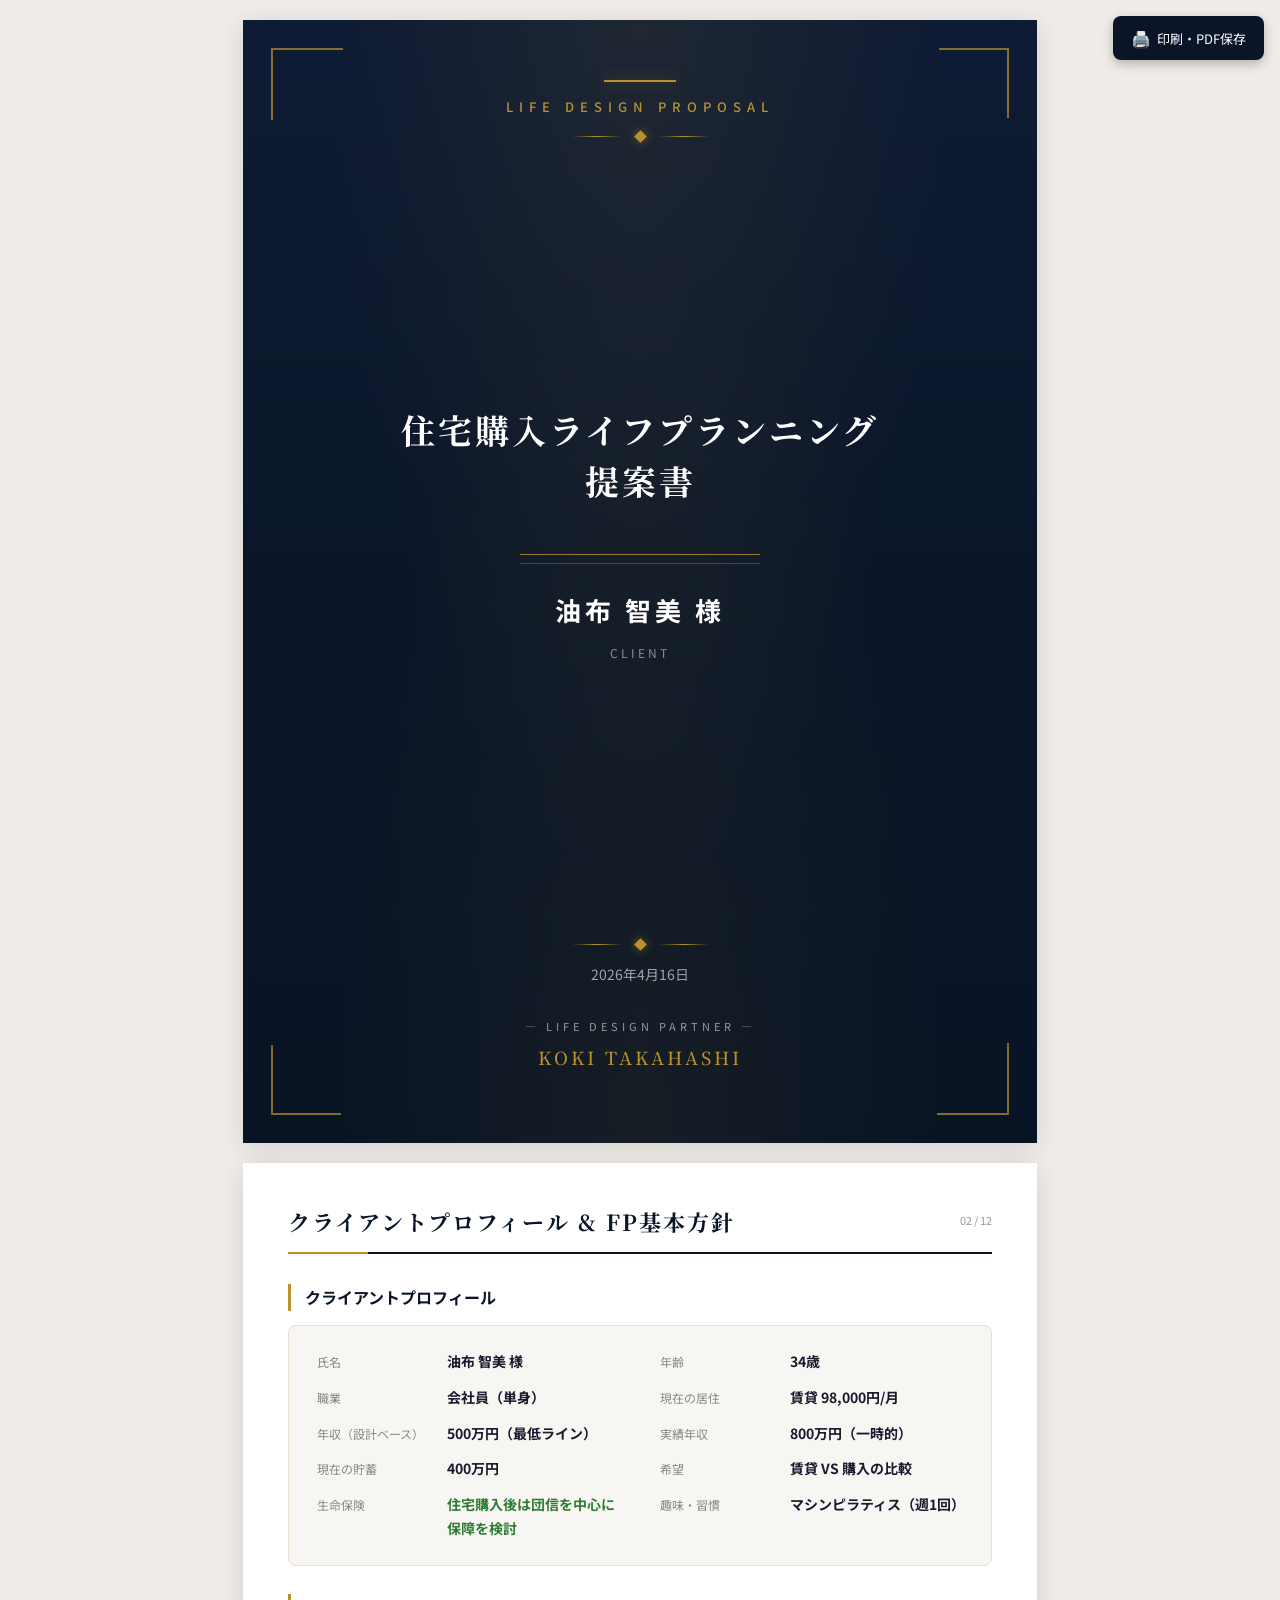
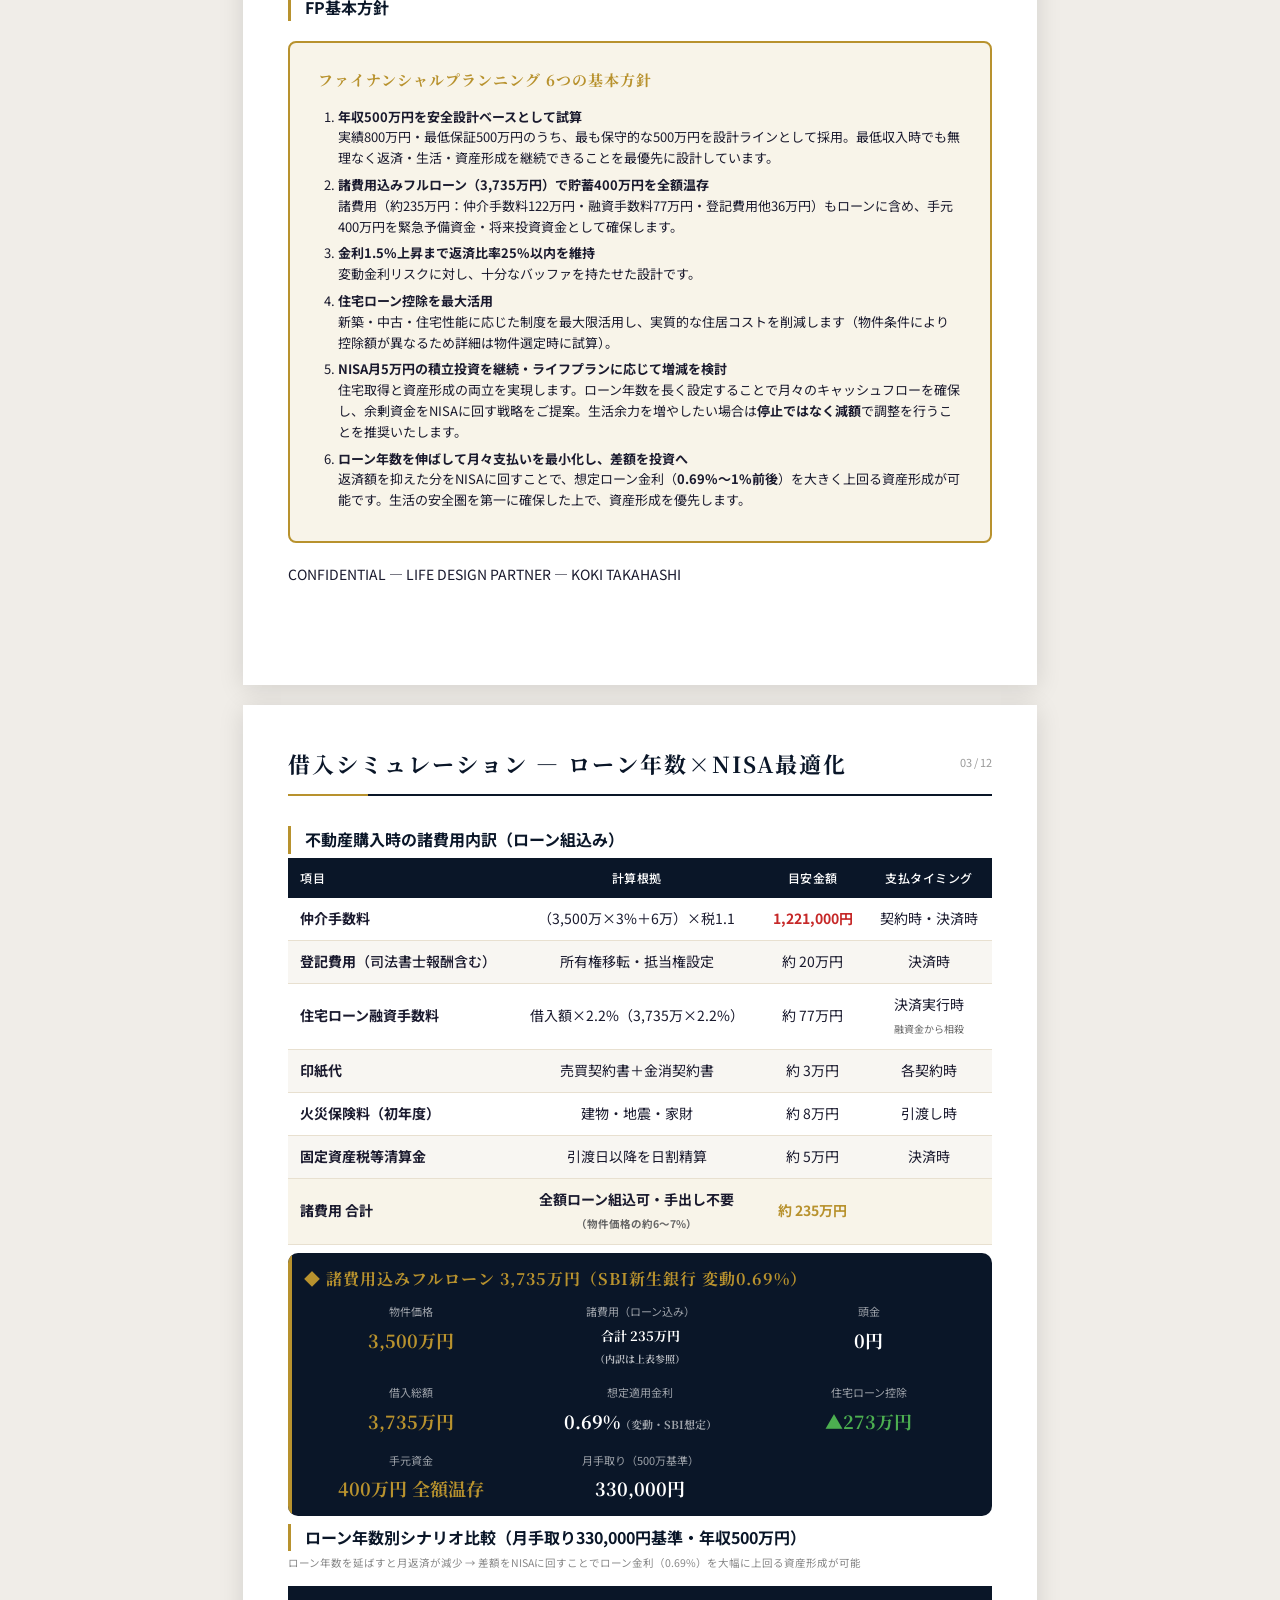
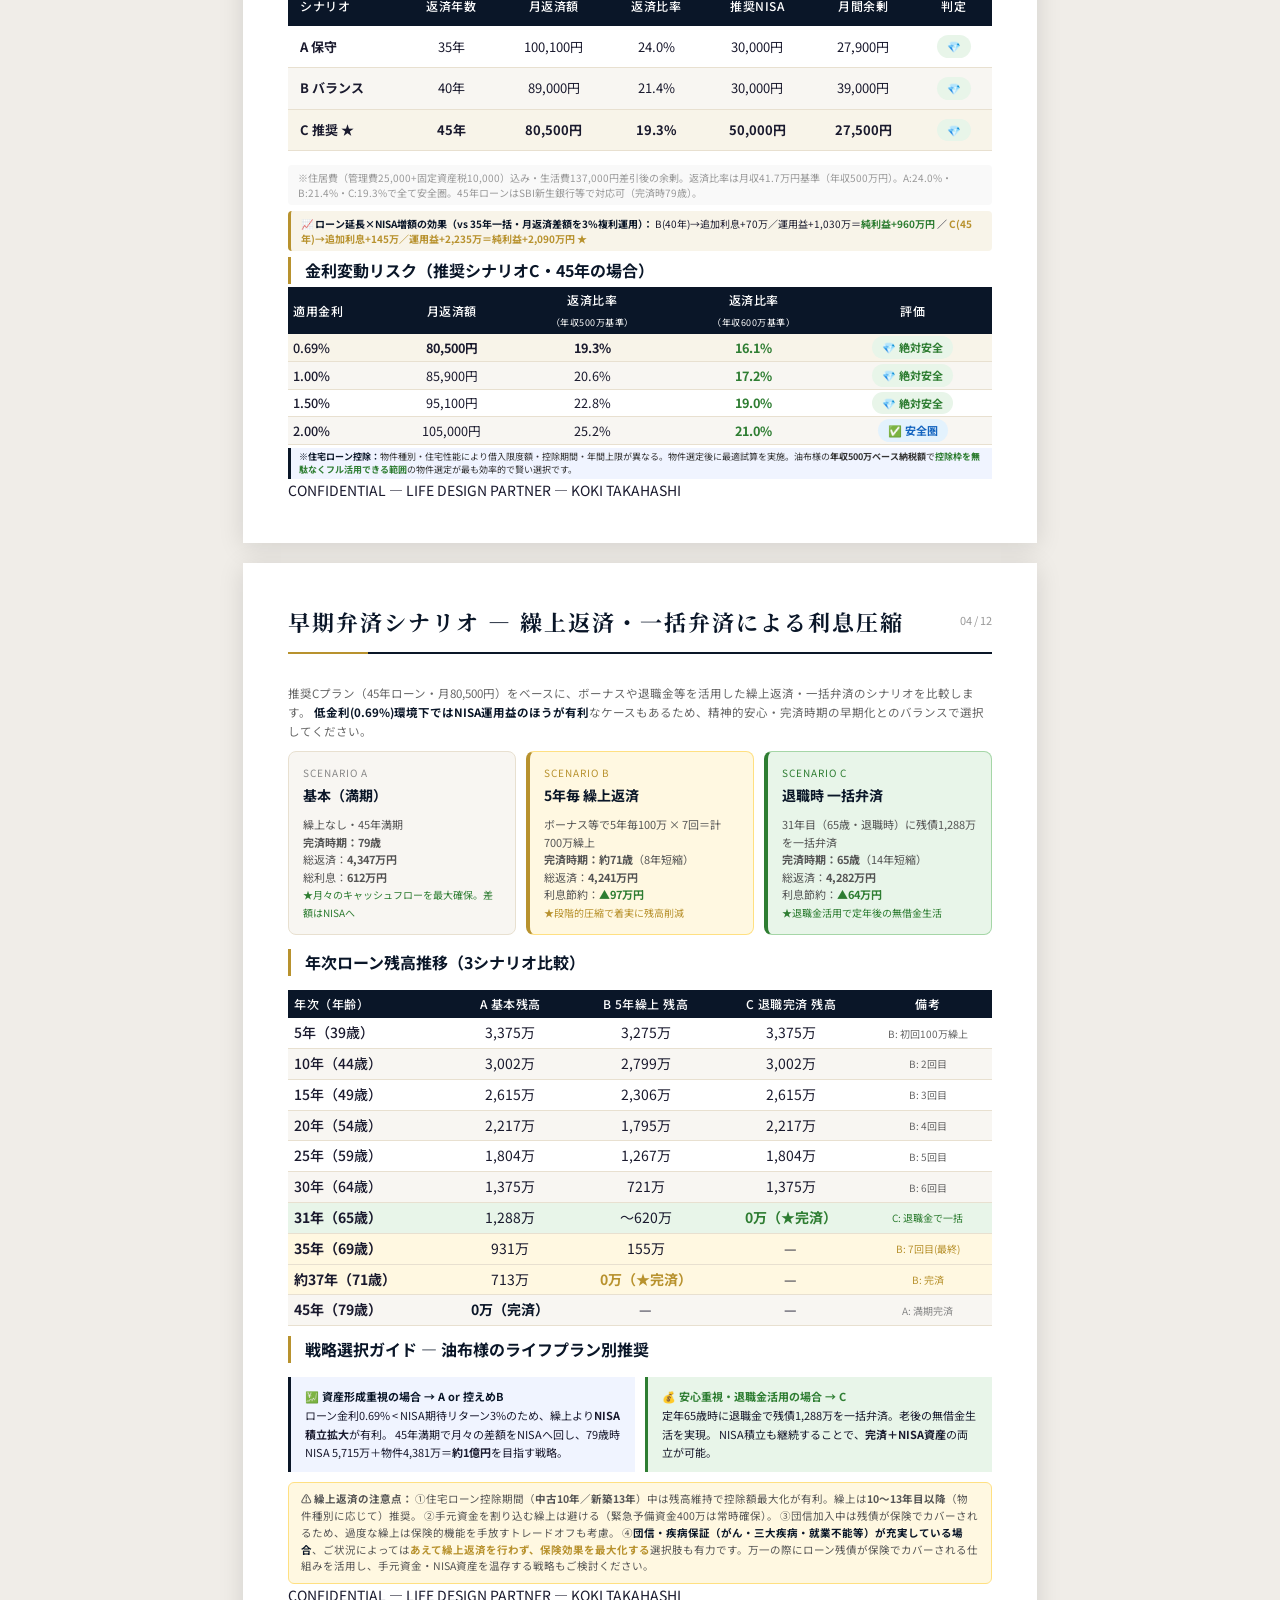
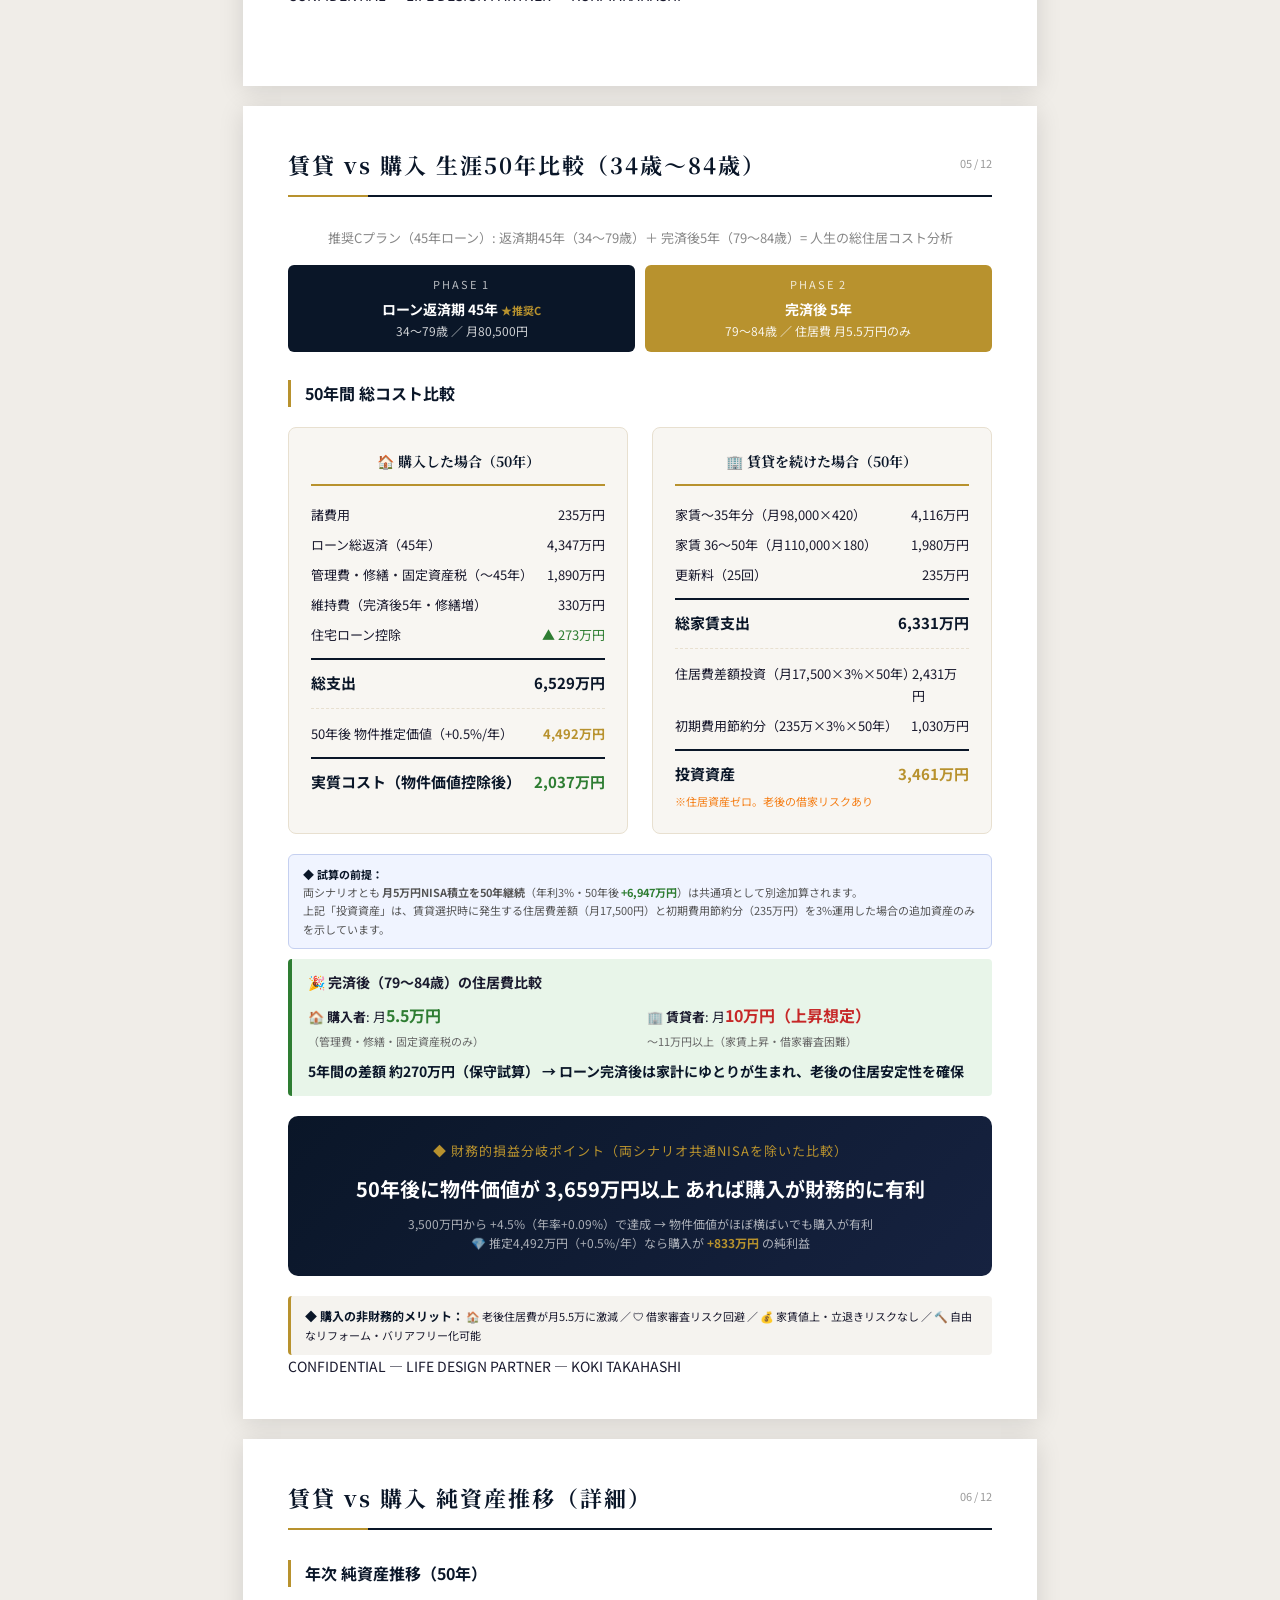
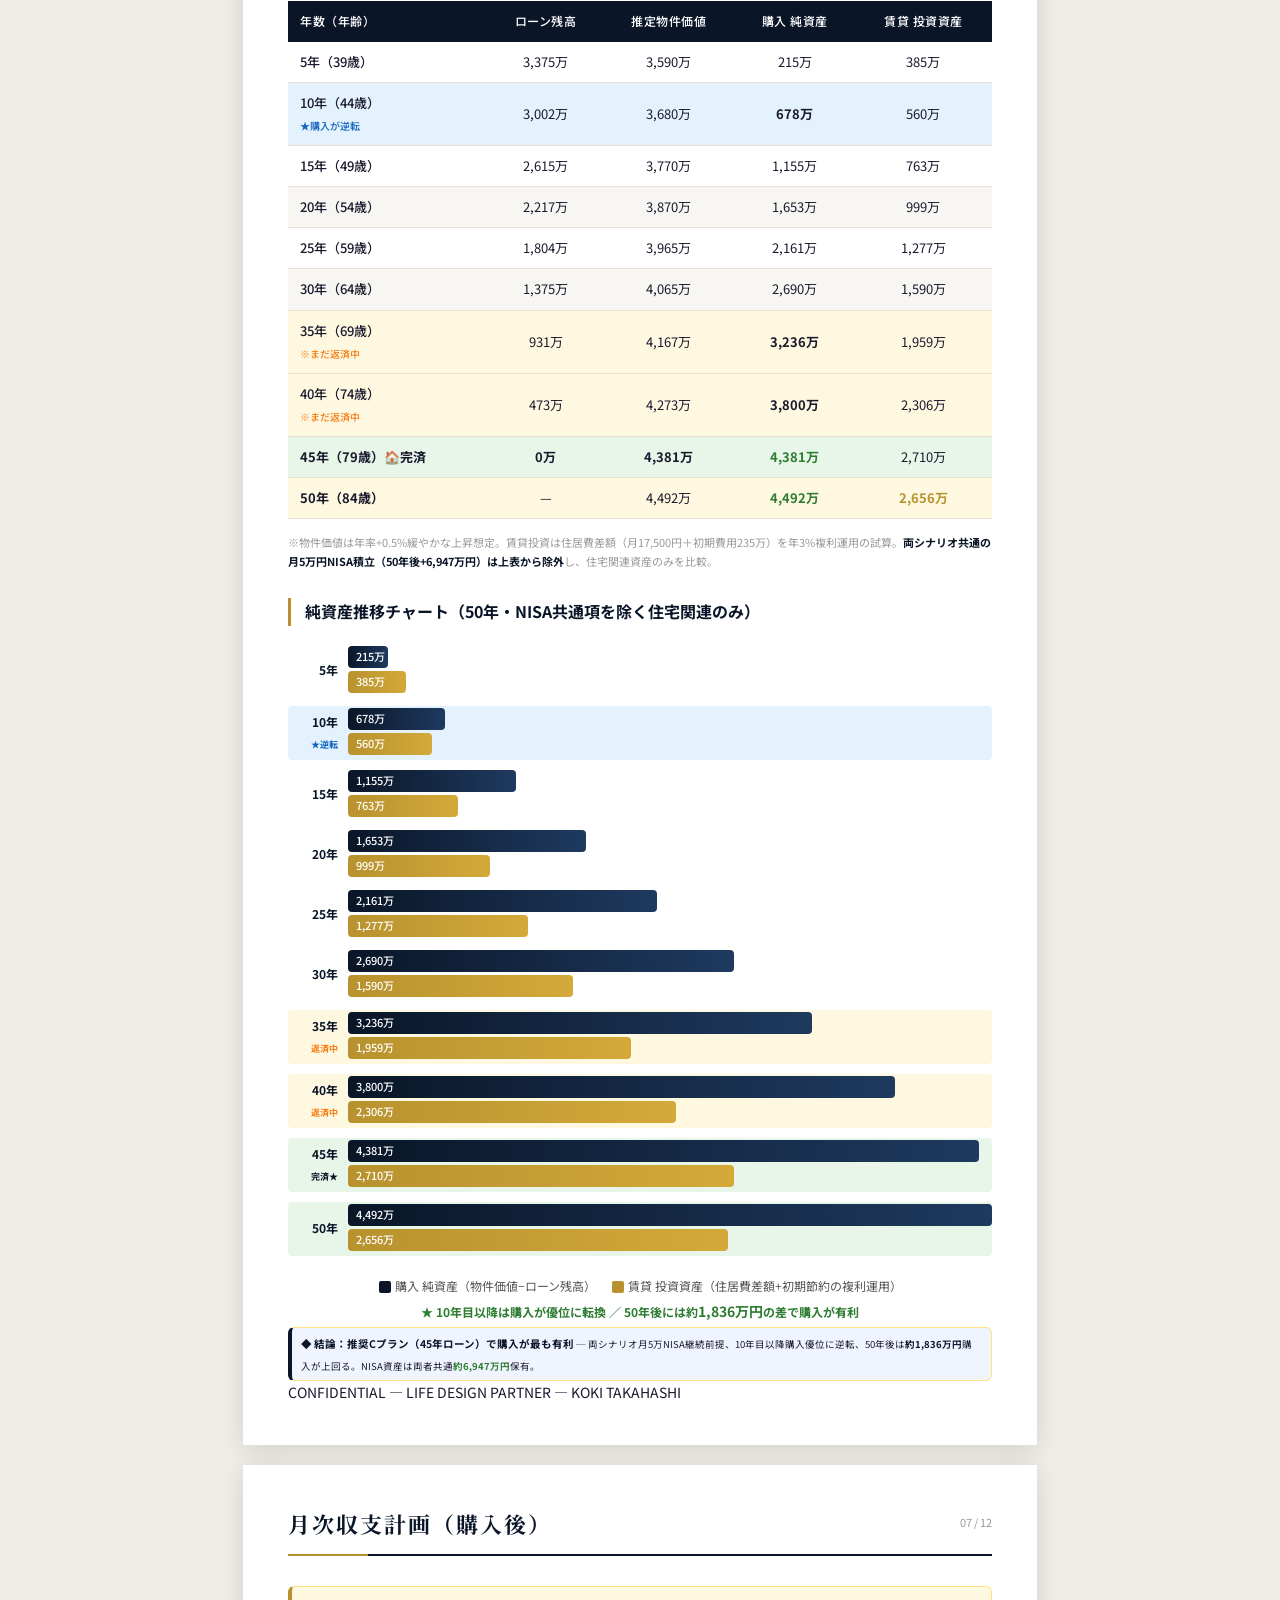
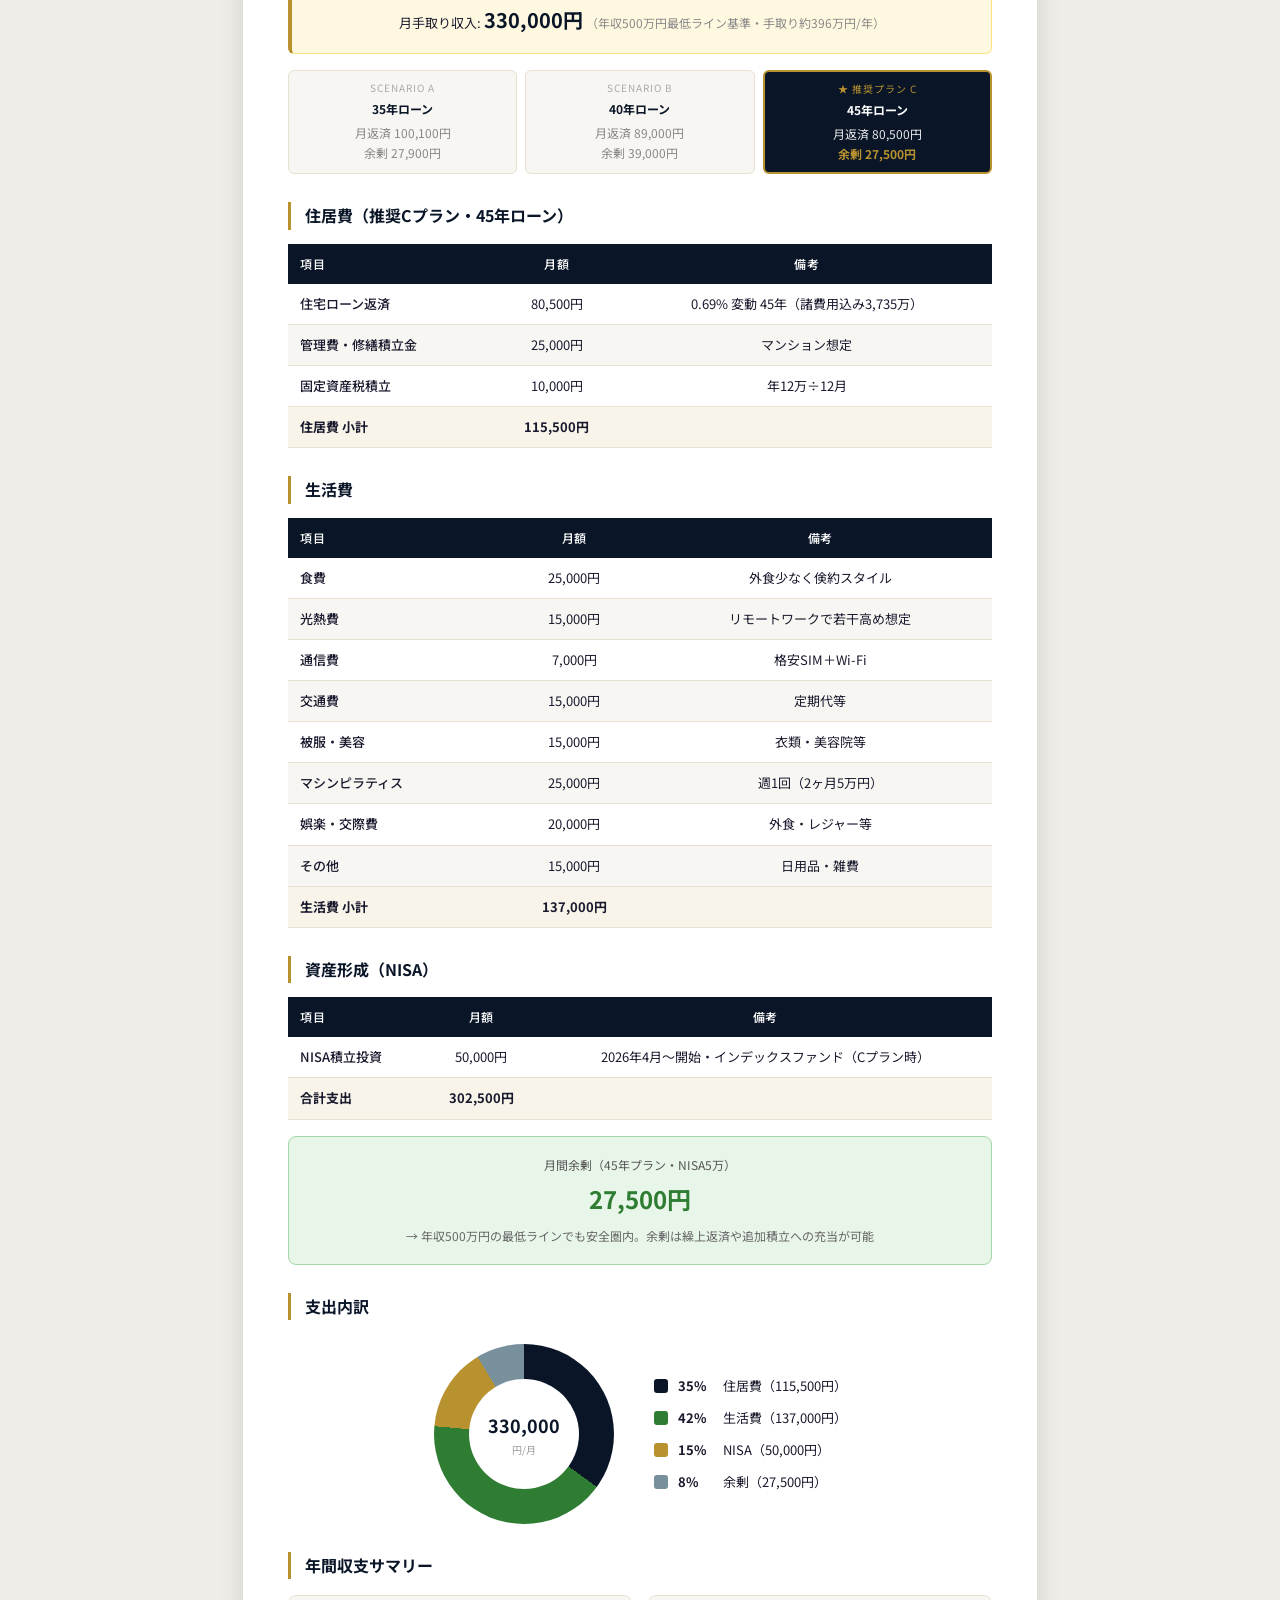
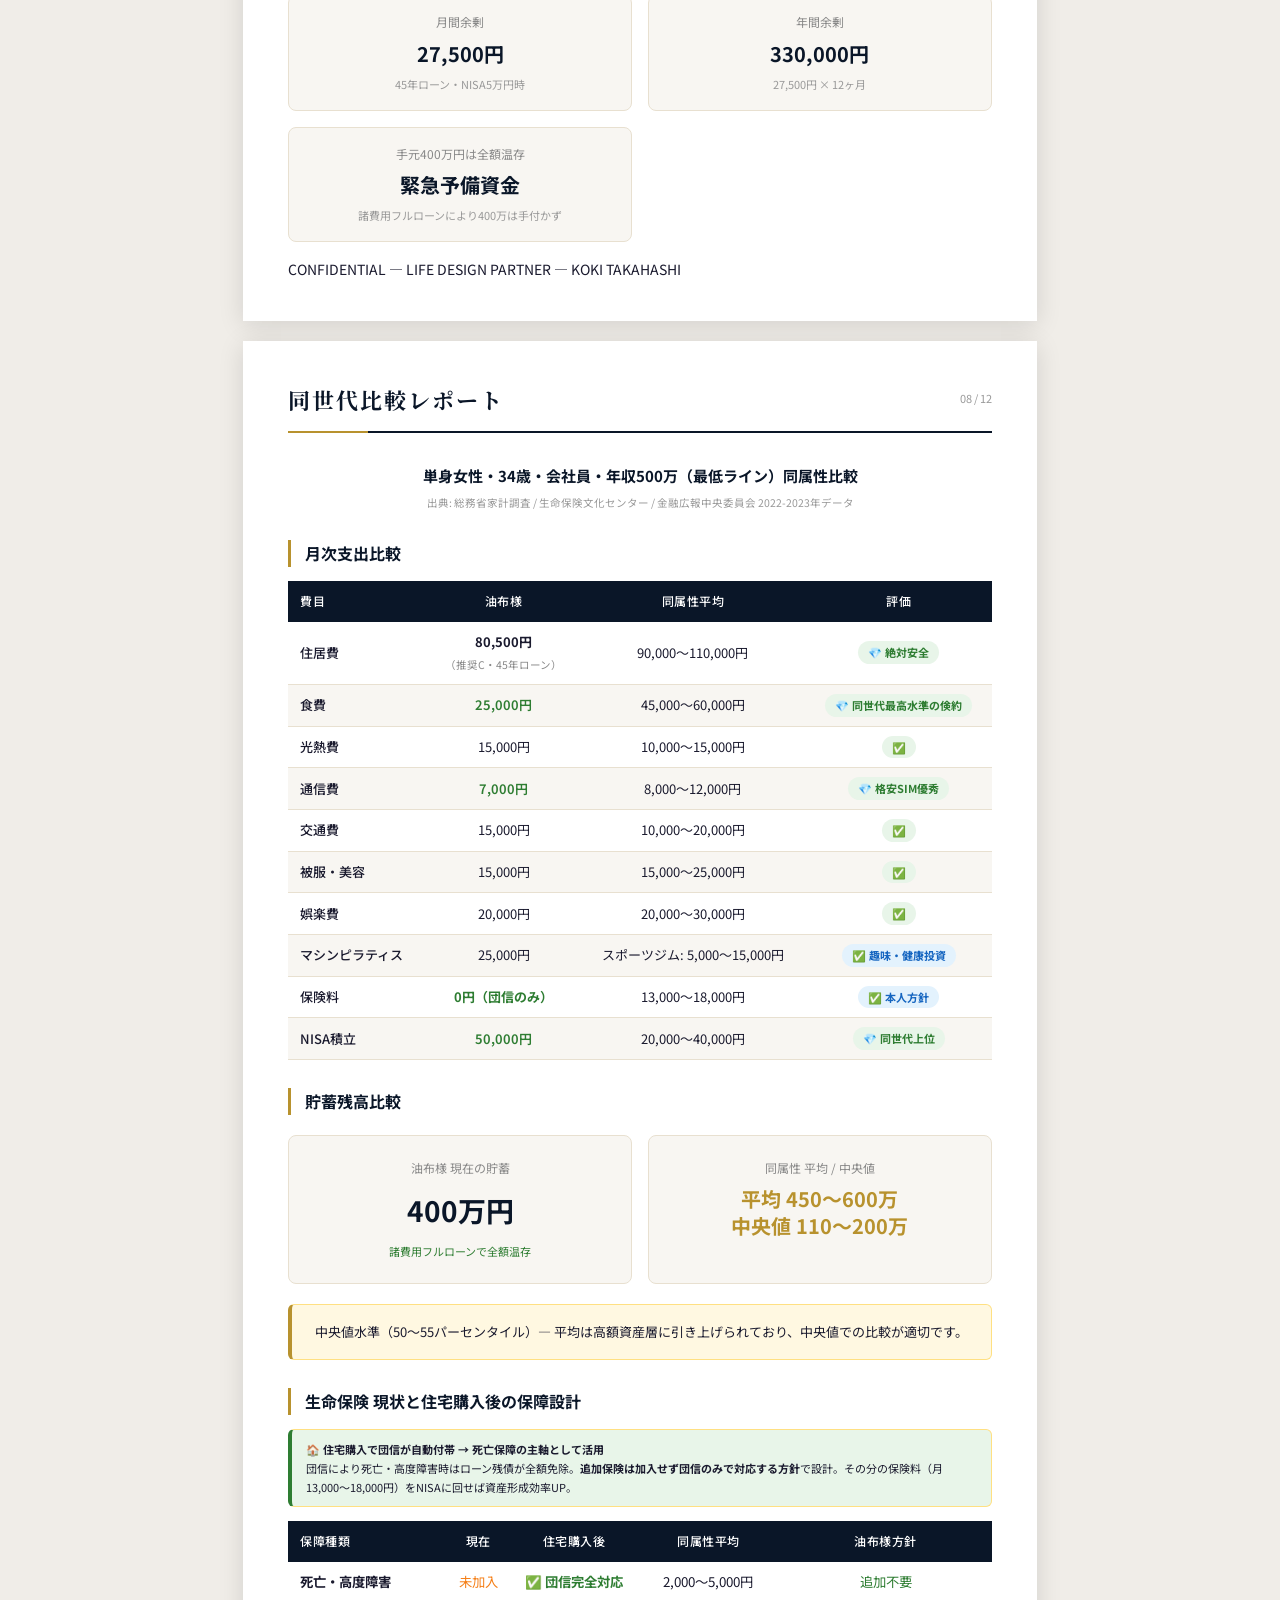
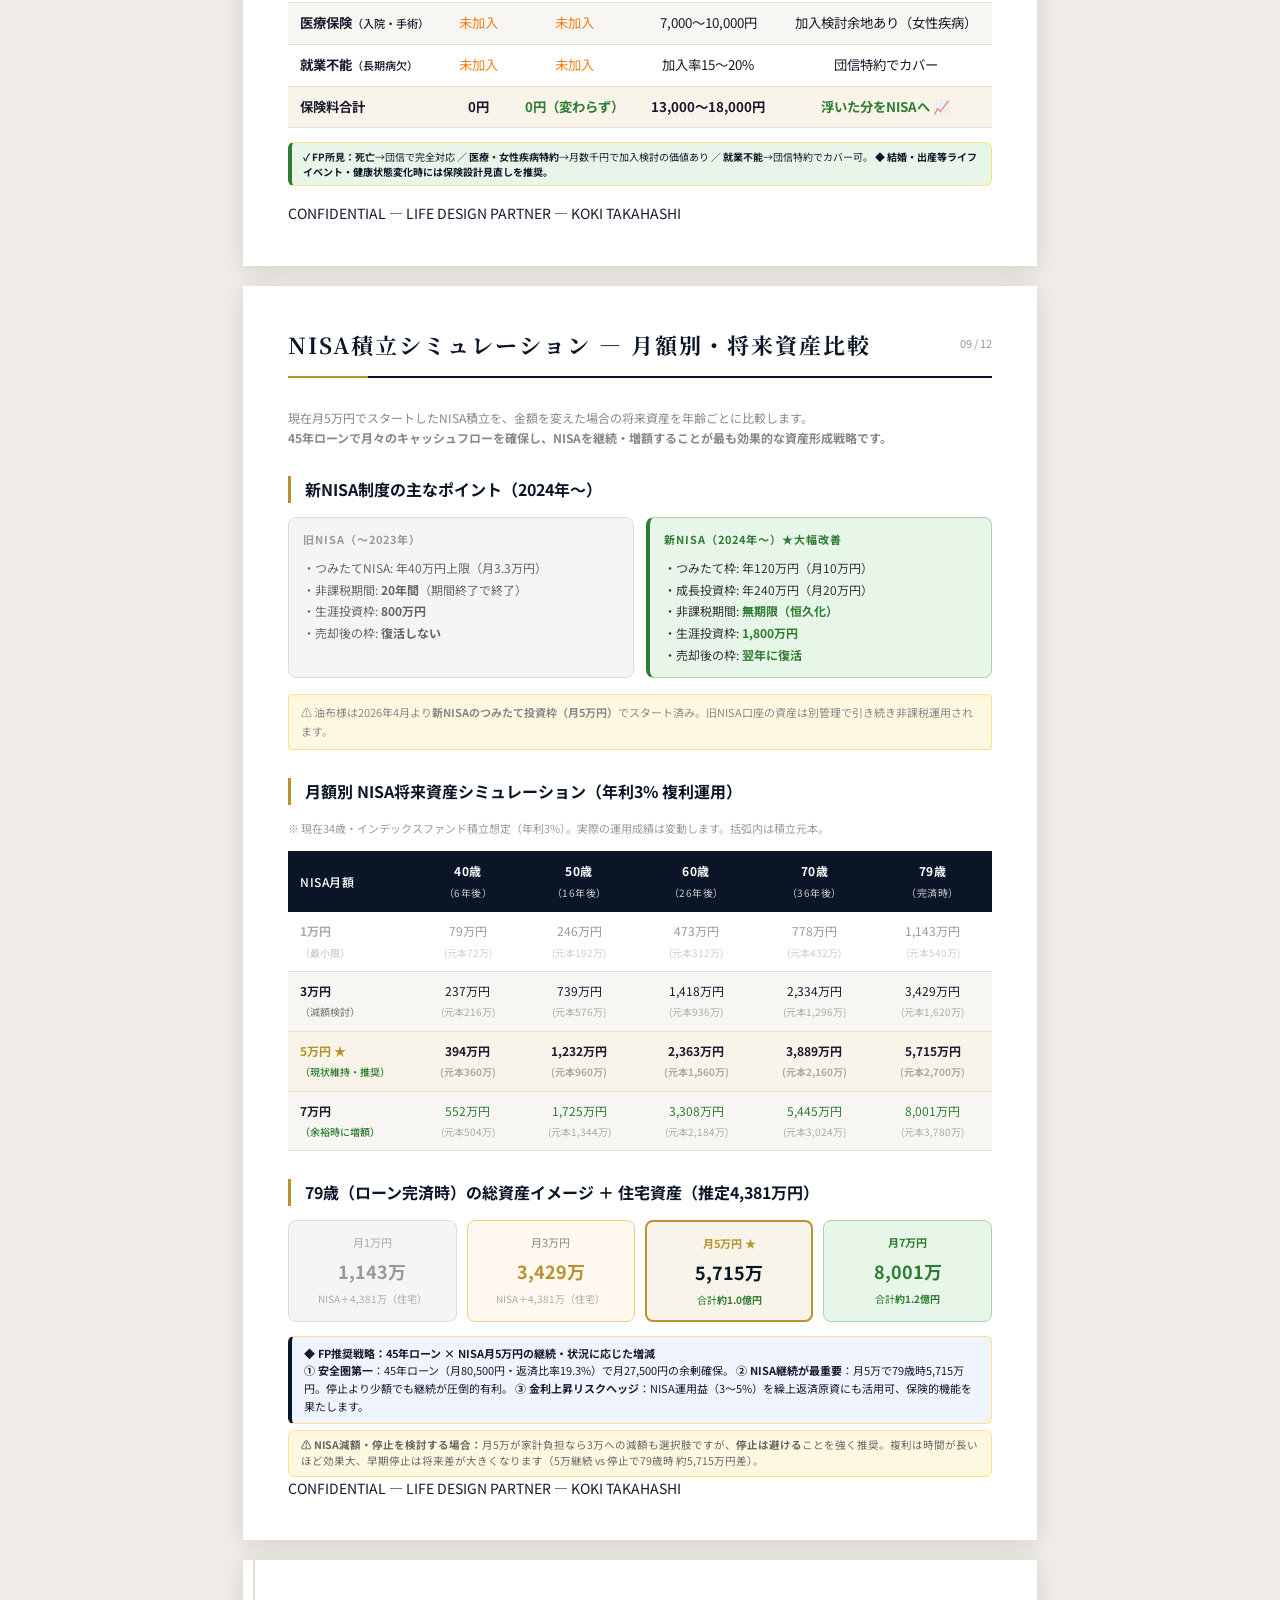
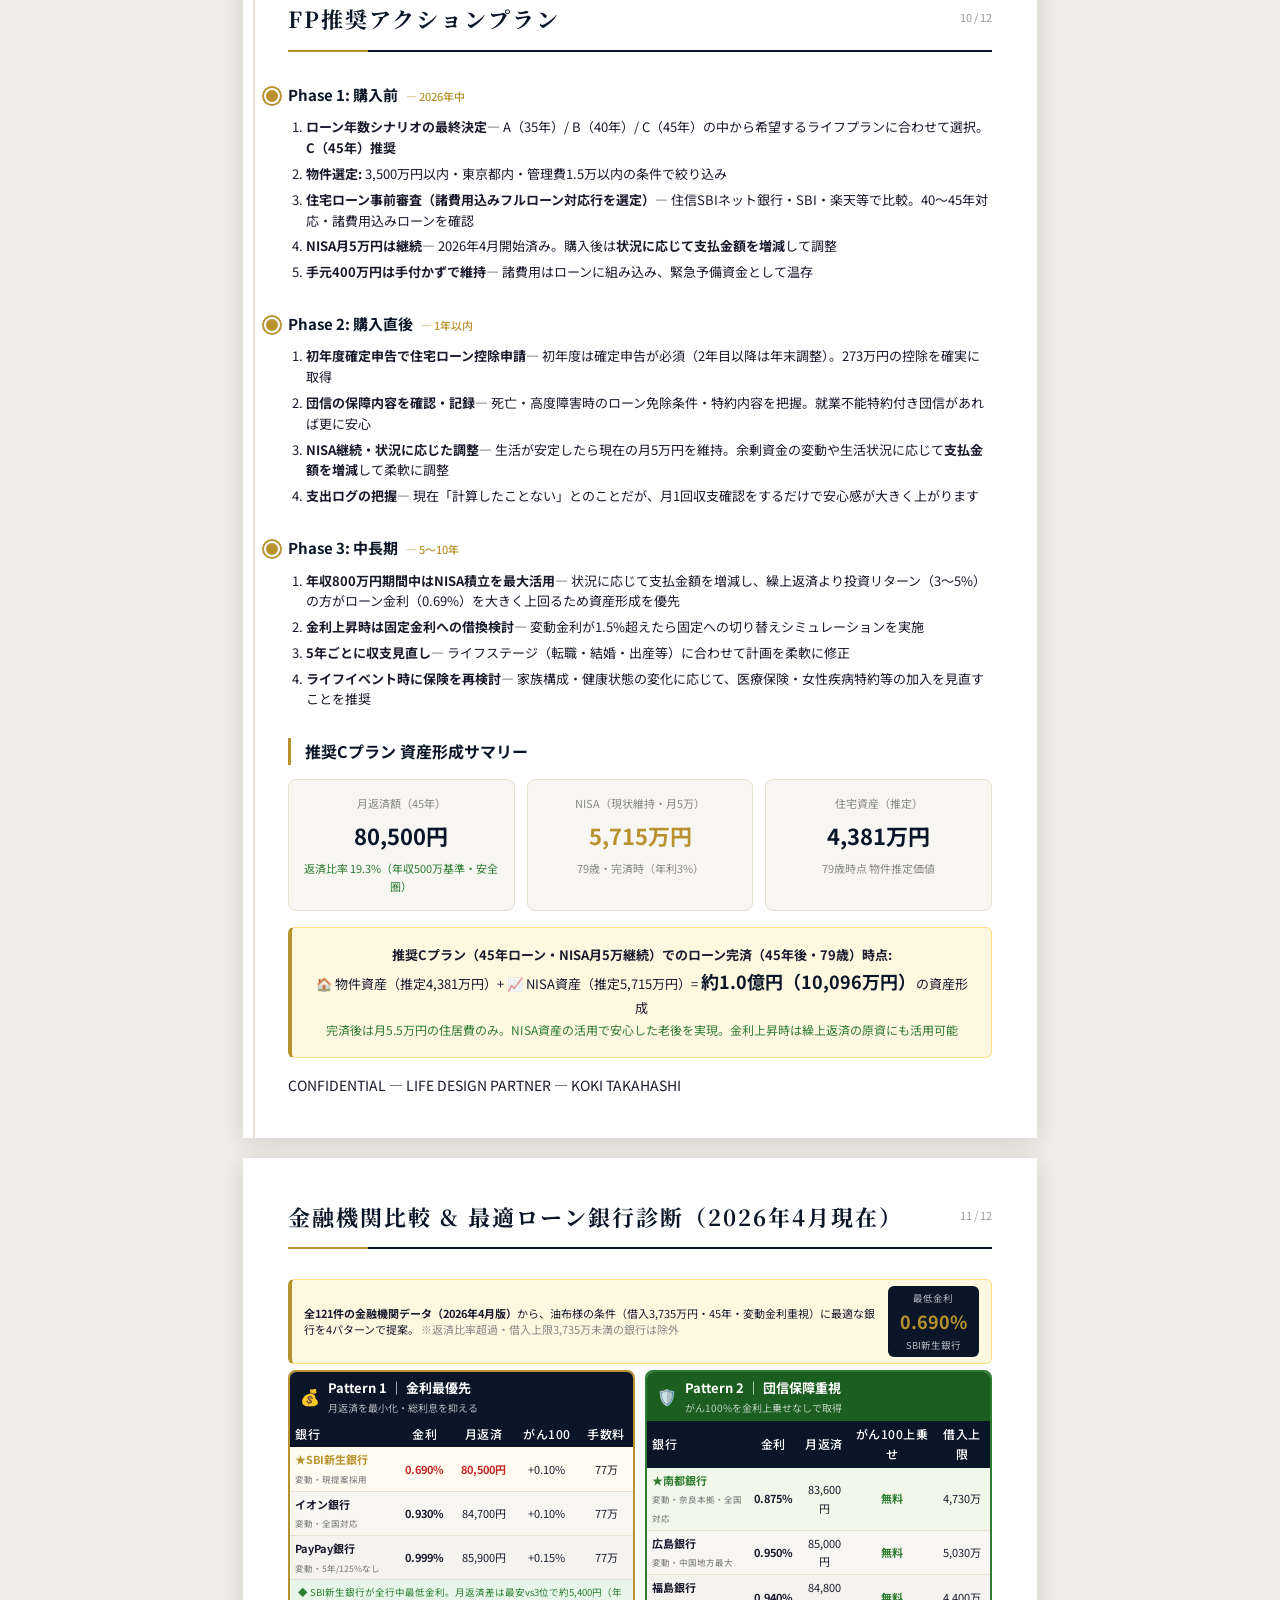
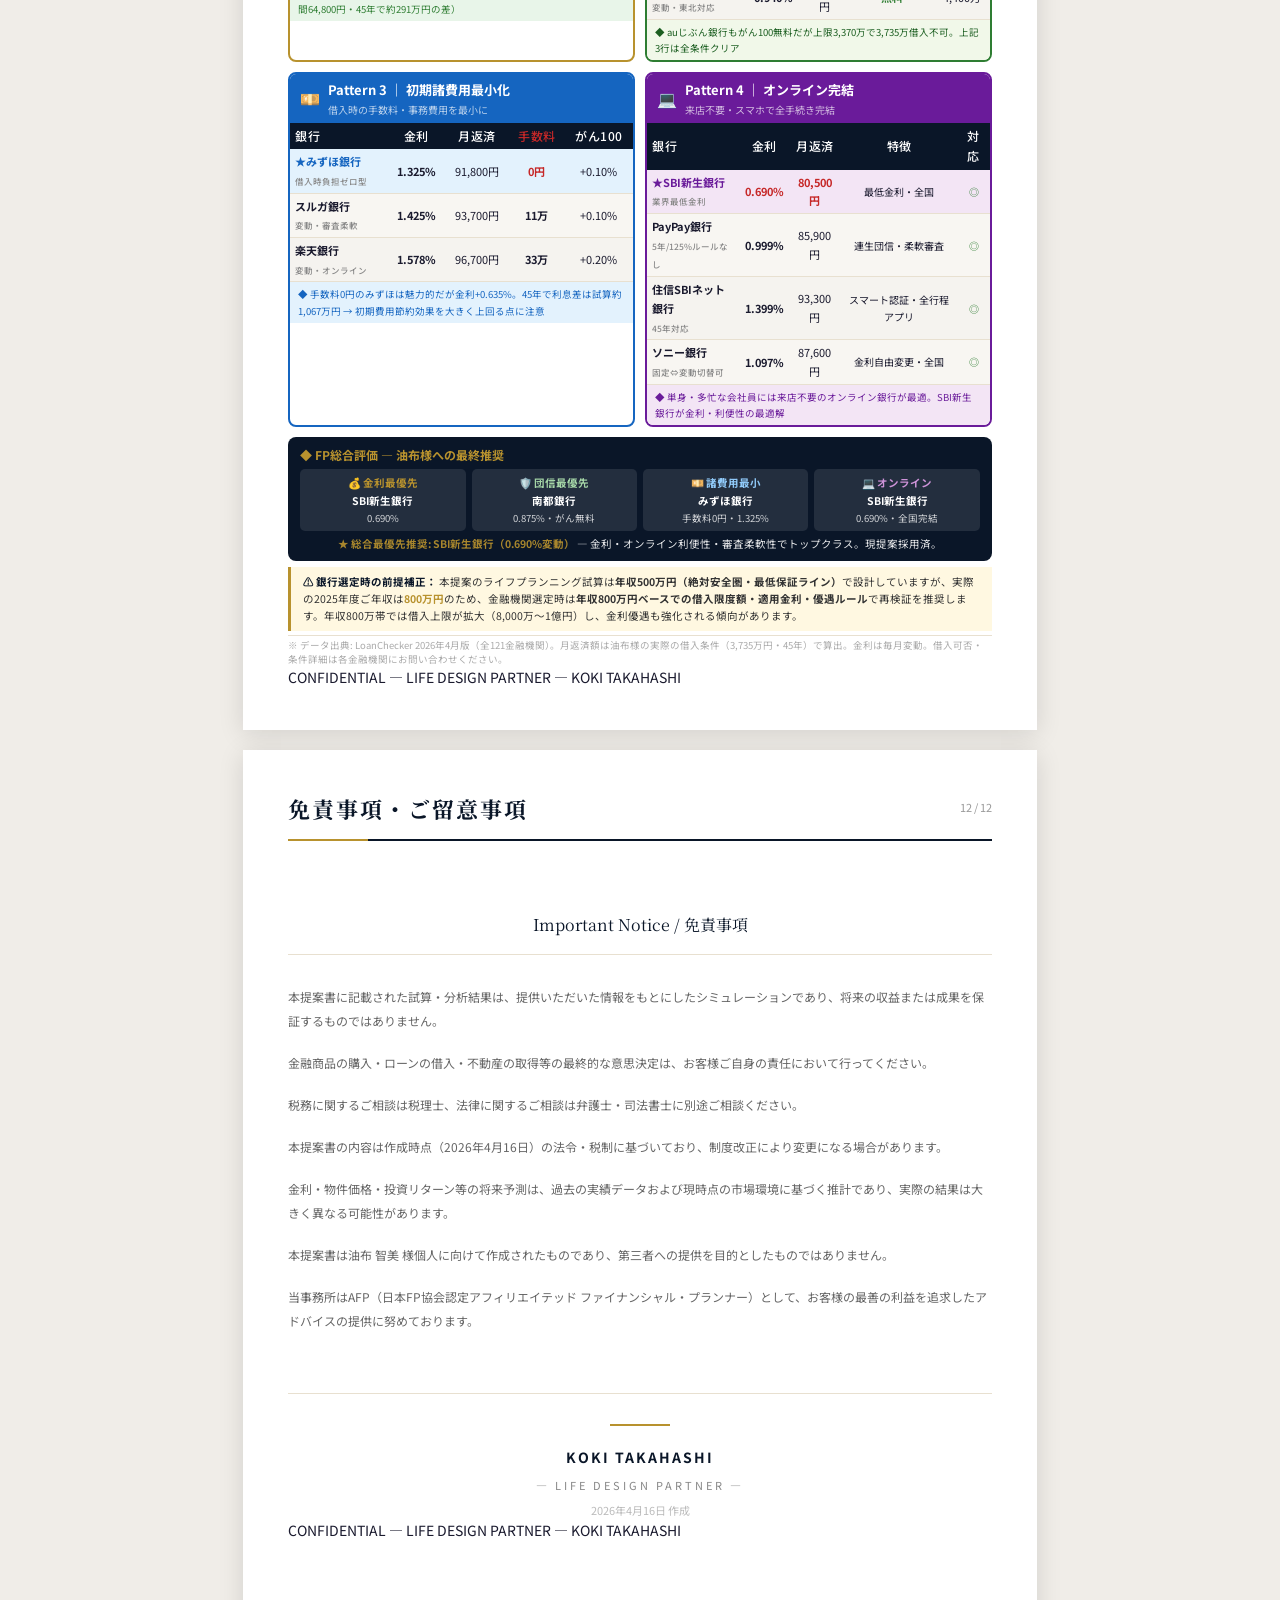
<file: proposal-yufu.html>
<!DOCTYPE html>
<html lang="ja">
<head>
<meta charset="UTF-8">
<meta name="viewport" content="width=device-width, initial-scale=1.0">
<title>住宅購入ライフプランニング 提案書 - 油布 智美 様</title>
<link rel="preconnect" href="https://fonts.googleapis.com">
<link rel="preconnect" href="https://fonts.gstatic.com" crossorigin>
<link href="https://fonts.googleapis.com/css2?family=Noto+Sans+JP:wght@400;500;700&family=Noto+Serif+JP:wght@400;700&display=swap" rel="stylesheet">
<style>
  :root {
    --primary: #0a1628;
    --accent: #b8922e;
    --accent-pale: rgba(184,146,46,0.1);
    --success: #2e7d32;
    --warning: #f57f17;
    --danger: #c62828;
    --text-primary: #1a1a2e;
    --surface: #ffffff;
    --surface-2: #f8f6f2;
    --border: #e8e0d0;
  }

  @page {
    size: A4 portrait;
    margin: 0;
  }

  * {
    margin: 0;
    padding: 0;
    box-sizing: border-box;
  }

  body {
    font-family: 'Noto Sans JP', 'Hiragino Kaku Gothic ProN', 'Hiragino Sans', Meiryo, sans-serif;
    font-size: 14px;
    line-height: 1.7;
    color: var(--text-primary);
    background: #f0ede8;
    -webkit-print-color-adjust: exact;
    print-color-adjust: exact;
    /* Japanese typography: prevent breaking inside 熟語・数値 */
    line-break: strict;
    word-break: normal;
    overflow-wrap: break-word;
  }
  p, li, td, div, span, strong {
    line-break: strict;
  }
  .gold-box li, .highlight-box, .phase-list li, .disclaimer p {
    line-break: strict;
    word-break: normal;
  }

  h1, h2, h3, h4, .serif {
    font-family: 'Noto Serif JP', 'Hiragino Mincho ProN', 'Yu Mincho', serif;
  }

  .page {
    width: 210mm;
    min-height: 297mm;
    margin: 20px auto;
    padding: 40px 45px;
    background: var(--surface);
    box-shadow: 0 4px 24px rgba(0,0,0,0.12);
    position: relative;
  }

  /* ===== COVER PAGE (Luxury Redesign) ===== */
  .cover {
    background:
      radial-gradient(ellipse at 50% 0%, rgba(184,146,46,0.10) 0%, transparent 55%),
      radial-gradient(ellipse at 50% 100%, rgba(184,146,46,0.08) 0%, transparent 55%),
      linear-gradient(180deg, #0e1b34 0%, #0a1628 50%, #081324 100%);
    color: #ffffff;
    display: flex;
    flex-direction: column;
    justify-content: space-between;
    align-items: center;
    text-align: center;
    padding: 60px 50px 70px;
    min-height: 297mm;
    box-sizing: border-box;
    position: relative;
    overflow: hidden;
  }
  /* 角装飾（4隅にゴールドL字装飾） */
  .cover::before, .cover::after {
    content: '';
    position: absolute;
    width: 70px; height: 70px;
    border-color: var(--accent);
    border-style: solid;
    opacity: 0.7;
    z-index: 0;
  }
  .cover::before {
    top: 28px; left: 28px;
    border-width: 2px 0 0 2px;
  }
  .cover::after {
    bottom: 28px; right: 28px;
    border-width: 0 2px 2px 0;
  }
  .cover-corner-tr {
    position: absolute;
    top: 28px; right: 28px;
    width: 70px; height: 70px;
    border: 2px solid var(--accent);
    border-width: 2px 2px 0 0;
    opacity: 0.7;
    z-index: 0;
  }
  .cover-corner-bl {
    position: absolute;
    bottom: 28px; left: 28px;
    width: 70px; height: 70px;
    border: 2px solid var(--accent);
    border-width: 0 0 2px 2px;
    opacity: 0.7;
    z-index: 0;
  }
  .cover-top-section {
    display: flex; flex-direction: column; align-items: center;
    position: relative; z-index: 1;
  }
  .cover-middle {
    display: flex; flex-direction: column; align-items: center;
    flex-grow: 1;
    justify-content: center;
    position: relative; z-index: 1;
  }
  .cover-footer-section {
    display: flex; flex-direction: column; align-items: center;
    position: relative; z-index: 1;
  }

  .cover-top-line {
    width: 72px;
    height: 2px;
    background: var(--accent);
    margin-bottom: 14px;
    box-shadow: 0 0 14px rgba(184,146,46,0.5);
  }
  .cover-ornament {
    display: flex;
    align-items: center;
    gap: 14px;
    margin: 14px 0 0;
  }
  .cover-ornament-line {
    width: 50px;
    height: 1px;
    background: linear-gradient(90deg, transparent, var(--accent), transparent);
  }
  .cover-diamond {
    width: 9px;
    height: 9px;
    background: var(--accent);
    transform: rotate(45deg);
    box-shadow: 0 0 10px rgba(184,146,46,0.6);
  }
  .cover-double-line {
    width: 240px;
    border-top: 1px solid rgba(184,146,46,0.8);
    border-bottom: 1px solid rgba(184,146,46,0.4);
    padding: 4px 0;
    margin: 24px 0;
  }

  .cover-label {
    font-size: 13px;
    letter-spacing: 6px;
    color: var(--accent);
    text-transform: uppercase;
    margin-bottom: 0;
    font-weight: 500;
  }

  .cover h1 {
    font-size: 34px;
    font-weight: 700;
    letter-spacing: 3px;
    line-height: 1.5;
    margin-bottom: 24px;
  }

  .cover-client {
    font-size: 26px;
    font-weight: 700;
    letter-spacing: 4px;
    margin-bottom: 10px;
  }

  .cover-client-label {
    font-size: 12px;
    color: rgba(255,255,255,0.5);
    letter-spacing: 3px;
    margin-bottom: 0;
  }

  .cover-footer,
  .cover-footer-section {
    text-align: center;
  }

  .cover-date {
    font-size: 14px;
    color: rgba(255,255,255,0.6);
    margin-bottom: 12px;
  }

  .cover-brand-line {
    font-size: 11px;
    color: rgba(255,255,255,0.55);
    letter-spacing: 4px;
    margin-top: 18px;
    margin-bottom: 6px;
    text-transform: uppercase;
  }

  .cover-planner {
    font-size: 18px;
    font-weight: 500;
    color: var(--accent);
    letter-spacing: 3px;
    font-family: 'Noto Serif JP', serif;
  }

  /* ===== PAGE HEADERS ===== */
  .page-header {
    border-bottom: 2px solid var(--primary);
    padding-bottom: 12px;
    margin-bottom: 30px;
    position: relative;
  }

  .page-header::after {
    content: '';
    position: absolute;
    bottom: -2px;
    left: 0;
    width: 80px;
    height: 2px;
    background: var(--accent);
  }

  .page-header h2 {
    font-size: 22px;
    color: var(--primary);
    letter-spacing: 2px;
  }

  .page-header .page-num {
    float: right;
    font-size: 11px;
    color: #999;
    margin-top: 8px;
  }

  /* ===== SECTION TITLES ===== */
  .section-title {
    font-size: 16px;
    color: var(--primary);
    font-weight: 700;
    margin: 28px 0 14px;
    padding-left: 14px;
    border-left: 3px solid var(--accent);
  }

  /* ===== PROFILE CARD ===== */
  .profile-card {
    background: var(--surface-2);
    border: 1px solid var(--border);
    border-radius: 8px;
    padding: 24px 28px;
    display: grid;
    grid-template-columns: 1fr 1fr;
    gap: 12px 40px;
  }

  .profile-item {
    display: flex;
    align-items: baseline;
  }

  .profile-label {
    font-size: 12px;
    color: #888;
    min-width: 130px;
    flex-shrink: 0;
  }

  .profile-value {
    font-weight: 700;
    font-size: 14px;
  }

  /* ===== GOLD BOX ===== */
  .gold-box {
    border: 2px solid var(--accent);
    border-radius: 8px;
    padding: 24px 28px;
    background: var(--accent-pale);
    margin: 20px 0;
  }

  .gold-box h3 {
    font-size: 15px;
    color: var(--accent);
    margin-bottom: 14px;
    letter-spacing: 1px;
  }

  .gold-box ol {
    padding-left: 20px;
  }

  .gold-box li {
    margin-bottom: 6px;
    font-size: 13px;
    line-height: 1.6;
  }

  /* ===== TABLES ===== */
  table {
    width: 100%;
    border-collapse: collapse;
    margin: 14px 0;
    font-size: 13px;
  }

  table thead th {
    background: var(--primary);
    color: #fff;
    padding: 10px 12px;
    text-align: center;
    font-weight: 500;
    font-size: 12px;
    letter-spacing: 0.5px;
  }

  table thead th:first-child {
    text-align: left;
  }

  table tbody td {
    padding: 9px 12px;
    border-bottom: 1px solid var(--border);
    text-align: center;
  }

  table tbody td:first-child {
    text-align: left;
    font-weight: 500;
  }

  table tbody tr:nth-child(even) {
    background: var(--surface-2);
  }

  table tbody tr.highlight-row {
    background: var(--accent-pale);
    font-weight: 700;
  }

  /* ===== RECOMMENDED BOX ===== */
  .recommend-box {
    background: var(--primary);
    color: #fff;
    border-radius: 10px;
    padding: 28px 32px;
    margin: 20px 0;
    position: relative;
    overflow: hidden;
  }

  .recommend-box::before {
    content: '';
    position: absolute;
    top: 0;
    left: 0;
    width: 4px;
    height: 100%;
    background: var(--accent);
  }

  .recommend-box h3 {
    color: var(--accent);
    font-size: 16px;
    margin-bottom: 18px;
    letter-spacing: 1px;
  }

  .recommend-grid {
    display: grid;
    grid-template-columns: 1fr 1fr 1fr;
    gap: 14px;
  }

  .recommend-item {
    text-align: center;
  }

  .recommend-item .label {
    font-size: 11px;
    color: rgba(255,255,255,0.6);
    margin-bottom: 4px;
  }

  .recommend-item .value {
    font-size: 18px;
    font-weight: 700;
    font-family: 'Noto Serif JP', serif;
  }

  .recommend-item .value.gold {
    color: var(--accent);
  }

  /* ===== STATUS BADGES ===== */
  .badge {
    display: inline-block;
    padding: 2px 10px;
    border-radius: 12px;
    font-size: 11px;
    font-weight: 700;
    white-space: nowrap;
  }
  .badge-safe { background: #e8f5e9; color: var(--success); }
  .badge-ok { background: #e3f2fd; color: #1565c0; }

  /* ===== TWO COLUMNS ===== */
  .two-col {
    display: grid;
    grid-template-columns: 1fr 1fr;
    gap: 24px;
    margin: 20px 0;
  }

  .col-card {
    border: 1px solid var(--border);
    border-radius: 8px;
    padding: 22px;
    background: var(--surface-2);
  }

  .col-card h4 {
    font-size: 14px;
    text-align: center;
    margin-bottom: 14px;
    padding-bottom: 10px;
    border-bottom: 2px solid var(--accent);
    color: var(--primary);
  }

  .col-card .cost-item {
    display: flex;
    justify-content: space-between;
    padding: 4px 0;
    font-size: 13px;
  }

  .col-card .cost-total {
    display: flex;
    justify-content: space-between;
    padding: 10px 0 0;
    margin-top: 8px;
    border-top: 2px solid var(--primary);
    font-weight: 700;
    font-size: 15px;
    color: var(--primary);
  }

  /* ===== BREAKEVEN BOX ===== */
  .breakeven-box {
    background: linear-gradient(135deg, var(--primary), #162240);
    color: #fff;
    border-radius: 10px;
    padding: 24px 28px;
    margin: 20px 0;
    text-align: center;
  }

  .breakeven-box .be-title {
    font-size: 13px;
    color: var(--accent);
    margin-bottom: 10px;
    letter-spacing: 1px;
  }

  .breakeven-box .be-value {
    font-size: 20px;
    font-weight: 700;
    margin-bottom: 8px;
  }

  .breakeven-box .be-detail {
    font-size: 12px;
    color: rgba(255,255,255,0.65);
    line-height: 1.6;
  }

  /* ===== BAR CHART ===== */
  .bar-chart {
    margin: 20px 0;
  }

  .bar-row {
    display: flex;
    align-items: center;
    margin-bottom: 10px;
    font-size: 12px;
  }

  .bar-label {
    width: 50px;
    text-align: right;
    margin-right: 10px;
    font-weight: 700;
    color: var(--primary);
    flex-shrink: 0;
  }

  .bar-group {
    flex: 1;
  }

  .bar-track {
    height: 22px;
    border-radius: 4px;
    margin-bottom: 3px;
    display: flex;
    align-items: center;
    padding-left: 8px;
    font-size: 11px;
    font-weight: 500;
    color: #fff;
    min-width: 40px;
    transition: width 0.3s;
  }

  .bar-purchase { background: linear-gradient(90deg, var(--primary), #1e3a5f); }
  .bar-rent { background: linear-gradient(90deg, var(--accent), #d4a93a); }

  /* ===== DONUT CHART (CSS) ===== */
  .donut-container {
    display: flex;
    align-items: center;
    justify-content: center;
    gap: 40px;
    margin: 24px 0;
  }

  .donut {
    width: 180px;
    height: 180px;
    border-radius: 50%;
    position: relative;
    flex-shrink: 0;
  }

  .donut::after {
    content: '';
    position: absolute;
    top: 35px;
    left: 35px;
    width: 110px;
    height: 110px;
    background: var(--surface);
    border-radius: 50%;
  }

  .donut-center {
    position: absolute;
    top: 50%;
    left: 50%;
    transform: translate(-50%, -50%);
    z-index: 2;
    text-align: center;
  }

  .donut-center .dc-value {
    font-size: 18px;
    font-weight: 700;
    color: var(--primary);
  }

  .donut-center .dc-label {
    font-size: 10px;
    color: #999;
  }

  .donut-legend {
    display: flex;
    flex-direction: column;
    gap: 10px;
  }

  .legend-item {
    display: flex;
    align-items: center;
    gap: 10px;
    font-size: 13px;
  }

  .legend-color {
    width: 14px;
    height: 14px;
    border-radius: 3px;
    flex-shrink: 0;
  }

  .legend-pct {
    font-weight: 700;
    min-width: 35px;
  }

  /* ===== ICON LIST ===== */

  .icon-list-item

  /* ===== TIMELINE ===== */
  .timeline {
    position: relative;
    padding-left: 30px;
    margin: 20px 0;
  }

  .timeline::before {
    content: '';
    position: absolute;
    left: 10px;
    top: 0;
    bottom: 0;
    width: 2px;
    background: var(--border);
  }

  .timeline-phase {
    position: relative;
    margin-bottom: 28px;
  }

  .timeline-phase::before {
    content: '';
    position: absolute;
    left: -24px;
    top: 6px;
    width: 12px;
    height: 12px;
    border-radius: 50%;
    background: var(--accent);
    border: 2px solid var(--surface);
    box-shadow: 0 0 0 2px var(--accent);
  }

  .phase-title {
    font-size: 15px;
    font-weight: 700;
    color: var(--primary);
    margin-bottom: 10px;
  }

  .phase-title span {
    font-size: 11px;
    color: var(--accent);
    margin-left: 8px;
    font-weight: 500;
  }

  .phase-list {
    padding-left: 18px;
    font-size: 13px;
  }

  .phase-list li {
    margin-bottom: 5px;
    line-height: 1.6;
  }

  /* ===== HIGHLIGHT BOX ===== */
  .highlight-box {
    background: #fff8e1;
    border: 1px solid #ffe082;
    border-left: 4px solid var(--accent);
    border-radius: 6px;
    padding: 16px 20px;
    margin: 16px 0;
    font-size: 13px;
    line-height: 1.7;
  }

  /* ===== DISCLAIMER ===== */
  .disclaimer {
    font-size: 12px;
    line-height: 2;
    color: #666;
  }

  .disclaimer-title {
    font-size: 16px;
    color: var(--primary);
    text-align: center;
    margin-bottom: 30px;
    padding-bottom: 16px;
    border-bottom: 1px solid var(--border);
  }

  /* ===== SURPLUS BOX ===== */
  .surplus-box {
    background: #e8f5e9;
    border: 1px solid #a5d6a7;
    border-radius: 8px;
    padding: 18px 22px;
    margin: 16px 0;
    text-align: center;
  }

  .surplus-box .surplus-label {
    font-size: 12px;
    color: #555;
    margin-bottom: 4px;
  }

  .surplus-box .surplus-value {
    font-size: 24px;
    font-weight: 700;
    color: var(--success);
  }

  .surplus-box .surplus-note {
    font-size: 12px;
    color: #666;
    margin-top: 6px;
  }

  /* ===== ANNUAL SUMMARY ===== */
  .annual-summary {
    display: grid;
    grid-template-columns: 1fr 1fr;
    gap: 16px;
    margin: 16px 0;
  }

  .annual-card {
    background: var(--surface-2);
    border: 1px solid var(--border);
    border-radius: 8px;
    padding: 16px;
    text-align: center;
  }

  .annual-card .ac-label {
    font-size: 12px;
    color: #888;
    margin-bottom: 4px;
  }

  .annual-card .ac-value {
    font-size: 20px;
    font-weight: 700;
    color: var(--primary);
  }

  .annual-card .ac-note {
    font-size: 11px;
    color: #999;
    margin-top: 4px;
  }

  /* ===== NISA TABLE ===== */

  .nisa-card

  .nisa-card

  /* ===== FOOTER ===== */
  .page-footer {
    position: absolute;
    bottom: 20px;
    left: 45px;
    right: 45px;
    display: flex;
    justify-content: space-between;
    font-size: 10px;
    color: #bbb;
    border-top: 1px solid #eee;
    padding-top: 8px;
  }

  /* ===== PRINT BUTTON ===== */
  .print-btn {
    position: fixed;
    top: 16px;
    right: 16px;
    background: var(--primary);
    color: #fff;
    border: none;
    border-radius: 8px;
    padding: 10px 18px;
    font-size: 13px;
    font-family: 'Noto Sans JP', sans-serif;
    cursor: pointer;
    box-shadow: 0 4px 12px rgba(0,0,0,0.25);
    display: flex;
    align-items: center;
    gap: 6px;
    z-index: 9999;
    transition: background 0.2s;
  }
  .print-btn:hover { background: #1e3a5f; }
  .print-btn .print-icon { font-size: 16px; }

  /* ===== PRINT (A4 portrait, zero-margin, high-quality PDF) ===== */
  @media print {
    * {
      -webkit-print-color-adjust: exact !important;
      print-color-adjust: exact !important;
      color-adjust: exact !important;
    }
    html, body {
      margin: 0 !important;
      padding: 0 !important;
      width: 210mm;
      background: #ffffff !important;
      font-size: 9pt;
      line-height: 1.45;
    }
    .page {
      width: 210mm;
      height: 297mm;
      max-height: 297mm;
      margin: 0 !important;
      padding: 9mm 12mm 16mm;
      box-shadow: none !important;
      page-break-after: always;
      break-after: page;
      page-break-inside: avoid;
      break-inside: avoid;
      position: relative;
      background: #ffffff;
      display: block;
      overflow: hidden;
    }
    .page:last-child {
      page-break-after: auto;
      break-after: auto;
    }
    .page.cover {
      padding: 60px 50px 70px !important;
      page-break-before: avoid;
      background:
        radial-gradient(ellipse at 50% 0%, rgba(184,146,46,0.10) 0%, transparent 55%),
        radial-gradient(ellipse at 50% 100%, rgba(184,146,46,0.08) 0%, transparent 55%),
        linear-gradient(180deg, #0e1b34 0%, #0a1628 50%, #081324 100%) !important;
      color: #ffffff !important;
      display: flex !important;
      flex-direction: column !important;
      justify-content: space-between !important;
      align-items: center !important;
      position: relative !important;
      overflow: hidden !important;
    }
    .page.cover h1,
    .page.cover .cover-client,
    .page.cover .cover-subtitle,
    .page.cover .cover-date,
    .page.cover .cover-client-label,
    .page.cover .cover-brand-line,
    .page.cover
    .page.cover
    .page.cover .cover-client-label { color: rgba(255,255,255,0.5) !important; }
    .page.cover .cover-date { color: rgba(255,255,255,0.6) !important; }
    .page.cover .cover-brand-line { color: rgba(255,255,255,0.55) !important; }
    .page.cover
    .page.cover .cover-label,
    .page.cover .cover-planner { color: #b8922e !important; }
    .page-footer {
      position: absolute;
      left: 12mm;
      right: 12mm;
      bottom: 5mm;
      font-size: 9pt;
    }
    /* Tighten spacing for PDF */
    .section-title { margin: 14px 0 8px; font-size: 13pt; }
    table { margin: 8px 0; font-size: 9pt; }
    table thead th { padding: 6px 8px; font-size: 9pt; }
    table tbody td { padding: 5px 8px; }
    .page-header { margin-bottom: 16px; padding-bottom: 8px; }
    .page-header h2 { font-size: 16pt; }
    .gold-box, .recommend-box, .breakeven-box, .highlight-box,
    .surplus-box, .col-card, .profile-card {
      padding: 12px 16px;
      margin: 10px 0;
    }
    .gold-box li { margin-bottom: 4px; font-size: 9pt; line-height: 1.55; }
    .timeline-phase { margin-bottom: 16px; }
    .two-col, .annual-summary,
    .bar-row { margin-bottom: 3px; font-size: 10px; }
    .bar-track { height: 16px; padding-left: 6px; font-size: 9px; }
    .bar-label { width: 42px; margin-right: 6px; font-size: 10px; }
    .bar-chart { margin: 10px 0; }
    table tbody td { padding: 4px 8px; font-size: 9pt; line-height: 1.4; }
    .donut-container { margin: 14px 0; gap: 28px; }
    .donut { width: 140px; height: 140px; }
    .donut::after { top: 28px; left: 28px; width: 84px; height: 84px; }
    p, li, div { orphans: 3; widows: 3; }
    .print-btn {
      display: none !important;
    }
    /* Prevent awkward breaks */
    table, .gold-box, .recommend-box, .breakeven-box, .highlight-box,
    .surplus-box, .two-col, .donut-container, .icon-list,
    .timeline-phase, .profile-card, .annual-summary, .nisa-grid,
    .bank-pattern-grid, .bank-pattern-grid > div,
    .section-title, .bar-row {
      page-break-inside: avoid;
    }
    /* Keep section titles with following content */
    .section-title {
      break-after: avoid;
      page-break-after: avoid;
    }
    /* Anti-aliasing for text clarity in PDF */
    body, h1, h2, h3, h4, p, span, td, th, div {
      -webkit-font-smoothing: antialiased;
      text-rendering: geometricPrecision;
    }
  }
</style>
</head>
<body>

<button class="print-btn" onclick="window.print()">
  <span class="print-icon">🖨️</span> 印刷・PDF保存
</button>

<!-- ============================================================ -->
<!-- PAGE 1: COVER                                                 -->
<!-- ============================================================ -->
<div class="page cover">
  <div class="cover-corner-tr"></div>
  <div class="cover-corner-bl"></div>

  <div class="cover-top-section">
    <div class="cover-top-line"></div>
    <div class="cover-label">LIFE DESIGN PROPOSAL</div>
    <div class="cover-ornament">
      <div class="cover-ornament-line"></div>
      <div class="cover-diamond"></div>
      <div class="cover-ornament-line"></div>
    </div>
  </div>

  <div class="cover-middle">
    <h1>住宅購入ライフプランニング<br>提案書</h1>
    <div class="cover-double-line"></div>
    <div class="cover-client">油布 智美 様</div>
    <div class="cover-client-label">CLIENT</div>
  </div>

  <div class="cover-footer-section">
    <div class="cover-ornament" style="margin-bottom:14px;">
      <div class="cover-ornament-line"></div>
      <div class="cover-diamond"></div>
      <div class="cover-ornament-line"></div>
    </div>
    <div class="cover-date">2026年4月16日</div>
    <div class="cover-brand-line">— LIFE DESIGN PARTNER —</div>
    <div class="cover-planner">KOKI TAKAHASHI</div>
  </div>
</div>

<!-- ============================================================ -->
<!-- PAGE 2: CLIENT PROFILE & FP BASIC POLICY                     -->
<!-- ============================================================ -->
<div class="page">
  <div class="page-header">
    <span class="page-num">02 / 12</span>
    <h2>クライアントプロフィール &amp; FP基本方針</h2>
  </div>

  <div class="section-title">クライアントプロフィール</div>
  <div class="profile-card">
    <div class="profile-item">
      <span class="profile-label">氏名</span>
      <span class="profile-value">油布 智美 様</span>
    </div>
    <div class="profile-item">
      <span class="profile-label">年齢</span>
      <span class="profile-value">34歳</span>
    </div>
    <div class="profile-item">
      <span class="profile-label">職業</span>
      <span class="profile-value">会社員（単身）</span>
    </div>
    <div class="profile-item">
      <span class="profile-label">現在の居住</span>
      <span class="profile-value">賃貸 98,000円/月</span>
    </div>
    <div class="profile-item">
      <span class="profile-label">年収（設計ベース）</span>
      <span class="profile-value">500万円（最低ライン）</span>
    </div>
    <div class="profile-item">
      <span class="profile-label">実績年収</span>
      <span class="profile-value">800万円（一時的）</span>
    </div>
    <div class="profile-item">
      <span class="profile-label">現在の貯蓄</span>
      <span class="profile-value">400万円</span>
    </div>
    <div class="profile-item">
      <span class="profile-label">希望</span>
      <span class="profile-value">賃貸 VS 購入の比較</span>
    </div>
    <div class="profile-item">
      <span class="profile-label">生命保険</span>
      <span class="profile-value" style="color:var(--success); font-weight:700">住宅購入後は団信を中心に保障を検討</span>
    </div>
    <div class="profile-item">
      <span class="profile-label">趣味・習慣</span>
      <span class="profile-value">マシンピラティス（週1回）</span>
    </div>
  </div>

  <div class="section-title">FP基本方針</div>
  <div class="gold-box">
    <h3>ファイナンシャルプランニング 6つの基本方針</h3>
    <ol>
      <li><strong>年収500万円を安全設計ベースとして試算</strong><br>実績800万円・最低保証500万円のうち、最も保守的な500万円を設計ラインとして採用。最低収入時でも無理なく返済・生活・資産形成を継続できることを最優先に設計しています。</li>
      <li><strong>諸費用込みフルローン（3,735万円）で貯蓄400万円を全額温存</strong><br>諸費用（約235万円：仲介手数料122万円・融資手数料77万円・登記費用他36万円）もローンに含め、手元400万円を緊急予備資金・将来投資資金として確保します。</li>
      <li><strong>金利1.5%上昇まで返済比率25%以内を維持</strong><br>変動金利リスクに対し、十分なバッファを持たせた設計です。</li>
      <li><strong>住宅ローン控除を最大活用</strong><br>新築・中古・住宅性能に応じた制度を最大限活用し、実質的な住居コストを削減します（物件条件により控除額が異なるため詳細は物件選定時に試算）。</li>
      <li><strong>NISA月5万円の積立投資を継続・ライフプランに応じて増減を検討</strong><br>住宅取得と資産形成の両立を実現します。ローン年数を長く設定することで月々のキャッシュフローを確保し、余剰資金をNISAに回す戦略をご提案。生活余力を増やしたい場合は<strong>停止ではなく減額</strong>で調整を行うことを推奨いたします。</li>
      <li><strong>ローン年数を伸ばして月々支払いを最小化し、差額を投資へ</strong><br>返済額を抑えた分をNISAに回すことで、想定ローン金利（<strong>0.69%〜1%前後</strong>）を大きく上回る資産形成が可能です。生活の安全圏を第一に確保した上で、資産形成を優先します。</li>
    </ol>
  </div>

  <div class="page-footer">
    <span>CONFIDENTIAL</span>
    <span>— LIFE DESIGN PARTNER — KOKI TAKAHASHI</span>
  </div>
</div>

<!-- ============================================================ -->
<!-- PAGE 3: LOAN SCENARIOS — YEAR EXTENSION × NISA STRATEGY      -->
<!-- ============================================================ -->
<div class="page">
  <div class="page-header">
    <span class="page-num">03 / 12</span>
    <h2>借入シミュレーション ― ローン年数×NISA最適化</h2>
  </div>

  <!-- 諸費用内訳 -->
  <div class="section-title" style="margin-top:0; margin-bottom:4px;">不動産購入時の諸費用内訳（ローン組込み）</div>
  <table style="margin:4px 0 8px; font-size:10.5pt;">
    <thead>
      <tr><th>項目</th><th>計算根拠</th><th>目安金額</th><th>支払タイミング</th></tr>
    </thead>
    <tbody>
      <tr><td><strong>仲介手数料</strong></td><td>（3,500万×3%＋6万）×税1.1</td><td><strong style="color:var(--danger);">1,221,000円</strong></td><td>契約時・決済時</td></tr>
      <tr><td><strong>登記費用</strong>（司法書士報酬含む）</td><td>所有権移転・抵当権設定</td><td>約 20万円</td><td>決済時</td></tr>
      <tr><td><strong>住宅ローン融資手数料</strong></td><td>借入額×2.2%（3,735万×2.2%）</td><td>約 77万円</td><td>決済実行時<br><span style="font-size:10px; color:#666;">融資金から相殺</span></td></tr>
      <tr><td><strong>印紙代</strong></td><td>売買契約書＋金消契約書</td><td>約 3万円</td><td>各契約時</td></tr>
      <tr><td><strong>火災保険料（初年度）</strong></td><td>建物・地震・家財</td><td>約 8万円</td><td>引渡し時</td></tr>
      <tr><td><strong>固定資産税等清算金</strong></td><td>引渡日以降を日割精算</td><td>約 5万円</td><td>決済時</td></tr>
      <tr class="highlight-row"><td><strong>諸費用 合計</strong></td><td><strong>全額ローン組込可・手出し不要</strong><br><span style="font-size:10.5px; color:#666;">（物件価格の約6〜7%）</span></td><td><strong style="color:var(--accent); font-size:14px;">約 235万円</strong></td><td></td></tr>
    </tbody>
  </table>

  <!-- フルローン基本情報 -->
  <div class="recommend-box" style="padding:12px 16px; margin:8px 0;">
    <h3 style="margin-bottom:10px;">&#9670; 諸費用込みフルローン 3,735万円（SBI新生銀行 変動0.69%）</h3>
    <div class="recommend-grid">
      <div class="recommend-item"><div class="label">物件価格</div><div class="value gold">3,500万円</div></div>
      <div class="recommend-item"><div class="label">諸費用（ローン込み）</div><div class="value" style="font-size:13px;">合計 235万円<br><span style="font-size:10px; opacity:0.7;">（内訳は上表参照）</span></div></div>
      <div class="recommend-item"><div class="label">頭金</div><div class="value">0円</div></div>
      <div class="recommend-item"><div class="label">借入総額</div><div class="value gold">3,735万円</div></div>
      <div class="recommend-item"><div class="label">想定適用金利</div><div class="value">0.69%<span style="font-size:11px;opacity:0.6">（変動・SBI想定）</span></div></div>
      <div class="recommend-item"><div class="label">住宅ローン控除</div><div class="value" style="color:#4caf50">▲273万円</div></div>
      <div class="recommend-item"><div class="label">手元資金</div><div class="value gold">400万円 全額温存</div></div>
      <div class="recommend-item"><div class="label">月手取り（500万基準）</div><div class="value">330,000円</div></div>
    </div>
  </div>

  <!-- ローン年数別シナリオ -->
  <div class="section-title" style="margin-top:8px; margin-bottom:3px;">ローン年数別シナリオ比較（月手取り330,000円基準・年収500万円）</div>
  <p style="font-size:10.5px; color:#888; margin-bottom:4px;">ローン年数を延ばすと月返済が減少 &#8594; 差額をNISAに回すことでローン金利（0.69%）を大幅に上回る資産形成が可能</p>
  <table>
    <thead>
      <tr>
        <th>シナリオ</th>
        <th>返済年数</th>
        <th>月返済額</th>
        <th>返済比率</th>
        <th>推奨NISA</th>
        <th>月間余剰</th>
        <th>判定</th>
      </tr>
    </thead>
    <tbody>
      <tr>
        <td><strong>A 保守</strong></td>
        <td>35年</td>
        <td>100,100円</td>
        <td>24.0%</td>
        <td>30,000円</td>
        <td>27,900円</td>
        <td><span class="badge badge-safe">&#128142;</span></td>
      </tr>
      <tr>
        <td><strong>B バランス</strong></td>
        <td>40年</td>
        <td>89,000円</td>
        <td>21.4%</td>
        <td>30,000円</td>
        <td>39,000円</td>
        <td><span class="badge badge-safe">&#128142;</span></td>
      </tr>
      <tr class="highlight-row">
        <td><strong>C 推奨 &#9733;</strong></td>
        <td>45年</td>
        <td>80,500円</td>
        <td>19.3%</td>
        <td>50,000円</td>
        <td>27,500円</td>
        <td><span class="badge badge-safe">&#128142;</span></td>
      </tr>
    </tbody>
  </table>
  <div style="font-size:10px; color:#999; background:#f9f9f9; border-radius:4px; padding:5px 10px; margin:4px 0 6px; line-height:1.5;">
    ※住居費（管理費25,000+固定資産税10,000）込み・生活費137,000円差引後の余剰。返済比率は月収41.7万円基準（年収500万円）。A:24.0%・B:21.4%・C:19.3%で全て安全圏。45年ローンはSBI新生銀行等で対応可（完済時79歳）。
  </div>

  <!-- NISA投資効果 (compacted inline) -->
  <div style="background:var(--accent-pale); border-left:3px solid var(--accent); border-radius:4px; padding:5px 10px; margin:4px 0; font-size:10px; line-height:1.5;">
    <strong style="color:var(--primary);">&#128200; ローン延長×NISA増額の効果（vs 35年一括・月返済差額を3%複利運用）：</strong>
    B(40年)→追加利息+70万／運用益+1,030万＝<strong style="color:var(--success)">純利益+960万円</strong> ／ <strong style="color:var(--accent);">C(45年)→追加利息+145万／運用益+2,235万＝純利益+2,090万円 ★</strong>
  </div>

  <!-- 金利上昇リスク -->
  <div class="section-title" style="margin-top:6px; margin-bottom:3px;">金利変動リスク（推奨シナリオC・45年の場合）</div>
  <table style="margin:3px 0; font-size:9.5pt; page-break-inside:auto;">
    <thead>
      <tr><th style="padding:3px 5px;">適用金利</th><th style="padding:3px 5px;">月返済額</th><th style="padding:3px 5px;">返済比率<br><span style="font-weight:400; font-size:9px;">（年収500万基準）</span></th><th style="padding:3px 5px;">返済比率<br><span style="font-weight:400; font-size:9px;">（年収600万基準）</span></th><th style="padding:3px 5px;">評価</th></tr>
    </thead>
    <tbody>
      <tr class="highlight-row"><td style="padding:2px 5px;">0.69%</td><td style="padding:2px 5px;">80,500円</td><td style="padding:2px 5px;">19.3%</td><td style="padding:2px 5px; color:var(--success); font-weight:700;">16.1%</td><td style="padding:2px 5px;"><span class="badge badge-safe">&#128142; 絶対安全</span></td></tr>
      <tr><td style="padding:2px 5px;">1.00%</td><td style="padding:2px 5px;">85,900円</td><td style="padding:2px 5px;">20.6%</td><td style="padding:2px 5px; color:var(--success); font-weight:700;">17.2%</td><td style="padding:2px 5px;"><span class="badge badge-safe">&#128142; 絶対安全</span></td></tr>
      <tr><td style="padding:2px 5px;">1.50%</td><td style="padding:2px 5px;">95,100円</td><td style="padding:2px 5px;">22.8%</td><td style="padding:2px 5px; color:var(--success); font-weight:700;">19.0%</td><td style="padding:2px 5px;"><span class="badge badge-safe">&#128142; 絶対安全</span></td></tr>
      <tr><td style="padding:2px 5px;">2.00%</td><td style="padding:2px 5px;">105,000円</td><td style="padding:2px 5px;">25.2%</td><td style="padding:2px 5px; color:var(--success); font-weight:700;">21.0%</td><td style="padding:2px 5px;"><span class="badge badge-ok">&#9989; 安全圏</span></td></tr>
    </tbody>
  </table>
  <div style="background:#f0f4ff; border-left:3px solid var(--primary); padding:3px 8px; margin-top:3px; font-size:9px; line-height:1.4; color:#333;">
    <strong style="color:var(--primary);">※住宅ローン控除：</strong>物件種別・住宅性能により借入限度額・控除期間・年間上限が異なる。物件選定後に最適試算を実施。油布様の<strong>年収500万ベース納税額</strong>で<strong style="color:var(--success);">控除枠を無駄なくフル活用できる範囲</strong>の物件選定が最も効率的で賢い選択です。
  </div>

  <div class="page-footer">
    <span>CONFIDENTIAL</span>
    <span>— LIFE DESIGN PARTNER — KOKI TAKAHASHI</span>
  </div>
</div>

<!-- ============================================================ -->
<!-- PAGE 4: EARLY REPAYMENT SCENARIOS                             -->
<!-- ============================================================ -->
<div class="page">
  <div class="page-header">
    <span class="page-num">04 / 12</span>
    <h2>早期弁済シナリオ ― 繰上返済・一括弁済による利息圧縮</h2>
  </div>

  <p style="font-size:11.5px; color:#666; margin-bottom:10px; line-height:1.65;">
    推奨Cプラン（45年ローン・月80,500円）をベースに、ボーナスや退職金等を活用した繰上返済・一括弁済のシナリオを比較します。
    <strong style="color:var(--primary);">低金利(0.69%)環境下ではNISA運用益のほうが有利</strong>なケースもあるため、精神的安心・完済時期の早期化とのバランスで選択してください。
  </p>

  <!-- シナリオ比較 3カード -->
  <div style="display:grid; grid-template-columns:1fr 1fr 1fr; gap:10px; margin-bottom:14px;">
    <div style="background:var(--surface-2); border:1px solid var(--border); border-radius:8px; padding:12px 14px;">
      <div style="font-size:10px; color:#888; letter-spacing:1px; margin-bottom:3px;">SCENARIO A</div>
      <div style="font-weight:700; color:var(--primary); font-size:14px; margin-bottom:8px;">基本（満期）</div>
      <div style="font-size:11px; color:#555; line-height:1.6;">
        繰上なし・45年満期<br>
        <strong>完済時期：79歳</strong><br>
        総返済：<strong>4,347万円</strong><br>
        総利息：<strong>612万円</strong><br>
        <span style="color:var(--success); font-size:10px;">★月々のキャッシュフローを最大確保。差額はNISAへ</span>
      </div>
    </div>

    <div style="background:#fff8e1; border:1px solid #ffe082; border-left:4px solid var(--accent); border-radius:8px; padding:12px 14px;">
      <div style="font-size:10px; color:var(--accent); letter-spacing:1px; margin-bottom:3px;">SCENARIO B</div>
      <div style="font-weight:700; color:var(--primary); font-size:14px; margin-bottom:8px;">5年毎 繰上返済</div>
      <div style="font-size:11px; color:#555; line-height:1.6;">
        ボーナス等で5年毎100万 × 7回＝計700万繰上<br>
        <strong>完済時期：約71歳</strong>（8年短縮）<br>
        総返済：<strong>4,241万円</strong><br>
        利息節約：<strong style="color:var(--success);">▲97万円</strong><br>
        <span style="color:var(--accent); font-size:10px;">★段階的圧縮で着実に残高削減</span>
      </div>
    </div>

    <div style="background:#e8f5e9; border:1px solid #a5d6a7; border-left:4px solid var(--success); border-radius:8px; padding:12px 14px;">
      <div style="font-size:10px; color:var(--success); letter-spacing:1px; margin-bottom:3px;">SCENARIO C</div>
      <div style="font-weight:700; color:var(--primary); font-size:14px; margin-bottom:8px;">退職時 一括弁済</div>
      <div style="font-size:11px; color:#555; line-height:1.6;">
        31年目（65歳・退職時）に残債1,288万を一括弁済<br>
        <strong>完済時期：65歳</strong>（14年短縮）<br>
        総返済：<strong>4,282万円</strong><br>
        利息節約：<strong style="color:var(--success);">▲64万円</strong><br>
        <span style="color:var(--success); font-size:10px;">★退職金活用で定年後の無借金生活</span>
      </div>
    </div>
  </div>

  <!-- 年次残高シミュレーション -->
  <div class="section-title" style="margin-top:10px;">年次ローン残高推移（3シナリオ比較）</div>
  <table style="font-size:10.5pt; margin:4px 0;">
    <thead>
      <tr>
        <th style="padding:4px 6px;">年次（年齢）</th>
        <th style="padding:4px 6px;">A 基本残高</th>
        <th style="padding:4px 6px;">B 5年繰上 残高</th>
        <th style="padding:4px 6px;">C 退職完済 残高</th>
        <th style="padding:4px 6px;">備考</th>
      </tr>
    </thead>
    <tbody>
      <tr><td style="padding:3px 6px;">5年（39歳）</td><td style="padding:3px 6px;">3,375万</td><td style="padding:3px 6px;">3,275万</td><td style="padding:3px 6px;">3,375万</td><td style="padding:3px 6px; font-size:10px; color:#666;">B: 初回100万繰上</td></tr>
      <tr><td style="padding:3px 6px;">10年（44歳）</td><td style="padding:3px 6px;">3,002万</td><td style="padding:3px 6px;">2,799万</td><td style="padding:3px 6px;">3,002万</td><td style="padding:3px 6px; font-size:10px; color:#666;">B: 2回目</td></tr>
      <tr><td style="padding:3px 6px;">15年（49歳）</td><td style="padding:3px 6px;">2,615万</td><td style="padding:3px 6px;">2,306万</td><td style="padding:3px 6px;">2,615万</td><td style="padding:3px 6px; font-size:10px; color:#666;">B: 3回目</td></tr>
      <tr><td style="padding:3px 6px;">20年（54歳）</td><td style="padding:3px 6px;">2,217万</td><td style="padding:3px 6px;">1,795万</td><td style="padding:3px 6px;">2,217万</td><td style="padding:3px 6px; font-size:10px; color:#666;">B: 4回目</td></tr>
      <tr><td style="padding:3px 6px;">25年（59歳）</td><td style="padding:3px 6px;">1,804万</td><td style="padding:3px 6px;">1,267万</td><td style="padding:3px 6px;">1,804万</td><td style="padding:3px 6px; font-size:10px; color:#666;">B: 5回目</td></tr>
      <tr><td style="padding:3px 6px;">30年（64歳）</td><td style="padding:3px 6px;">1,375万</td><td style="padding:3px 6px;">721万</td><td style="padding:3px 6px;">1,375万</td><td style="padding:3px 6px; font-size:10px; color:#666;">B: 6回目</td></tr>
      <tr style="background:#e8f5e9;"><td style="padding:3px 6px;"><strong>31年（65歳）</strong></td><td style="padding:3px 6px;">1,288万</td><td style="padding:3px 6px;">～620万</td><td style="padding:3px 6px; color:var(--success); font-weight:700;">0万（★完済）</td><td style="padding:3px 6px; font-size:10px; color:var(--success);">C: 退職金で一括</td></tr>
      <tr style="background:#fff8e1;"><td style="padding:3px 6px;"><strong>35年（69歳）</strong></td><td style="padding:3px 6px;">931万</td><td style="padding:3px 6px;">155万</td><td style="padding:3px 6px;">—</td><td style="padding:3px 6px; font-size:10px; color:var(--accent);">B: 7回目(最終)</td></tr>
      <tr style="background:#fff8e1;"><td style="padding:3px 6px;"><strong>約37年（71歳）</strong></td><td style="padding:3px 6px;">713万</td><td style="padding:3px 6px; color:var(--accent); font-weight:700;">0万（★完済）</td><td style="padding:3px 6px;">—</td><td style="padding:3px 6px; font-size:10px; color:var(--accent);">B: 完済</td></tr>
      <tr><td style="padding:3px 6px;"><strong>45年（79歳）</strong></td><td style="padding:3px 6px; color:var(--primary); font-weight:700;">0万（完済）</td><td style="padding:3px 6px;">—</td><td style="padding:3px 6px;">—</td><td style="padding:3px 6px; font-size:10px; color:#888;">A: 満期完済</td></tr>
    </tbody>
  </table>

  <!-- 戦略選択ガイド -->
  <div class="section-title" style="margin-top:10px;">戦略選択ガイド ― 油布様のライフプラン別推奨</div>
  <div style="display:grid; grid-template-columns:1fr 1fr; gap:10px;">
    <div style="background:#f0f4ff; border-left:3px solid var(--primary); padding:10px 14px; font-size:11px; line-height:1.7;">
      <strong style="color:var(--primary);">&#128185; 資産形成重視の場合 → A or 控えめB</strong><br>
      ローン金利0.69% < NISA期待リターン3%のため、繰上より<strong>NISA積立拡大</strong>が有利。
      45年満期で月々の差額をNISAへ回し、79歳時NISA 5,715万＋物件4,381万＝<strong>約1億円</strong>を目指す戦略。
    </div>
    <div style="background:#e8f5e9; border-left:3px solid var(--success); padding:10px 14px; font-size:11px; line-height:1.7;">
      <strong style="color:var(--success);">&#128176; 安心重視・退職金活用の場合 → C</strong><br>
      定年65歳時に退職金で残債1,288万を一括弁済。老後の無借金生活を実現。
      NISA積立も継続することで、<strong>完済＋NISA資産</strong>の両立が可能。
    </div>
  </div>

  <div style="background:#fff8e1; border:1px solid #ffe082; border-radius:6px; padding:8px 12px; margin-top:10px; font-size:10.5px; line-height:1.6; color:#555;">
    <strong>&#9888; 繰上返済の注意点：</strong>
    ①住宅ローン控除期間（<strong>中古10年／新築13年</strong>）中は残高維持で控除額最大化が有利。繰上は<strong>10〜13年目以降</strong>（物件種別に応じて）推奨。
    ②手元資金を割り込む繰上は避ける（緊急予備資金400万は常時確保）。
    ③団信加入中は残債が保険でカバーされるため、過度な繰上は保険的機能を手放すトレードオフも考慮。
    ④<strong style="color:var(--primary);">団信・疾病保証（がん・三大疾病・就業不能等）が充実している場合</strong>、ご状況によっては<strong style="color:var(--accent);">あえて繰上返済を行わず、保険効果を最大化する</strong>選択肢も有力です。万一の際にローン残債が保険でカバーされる仕組みを活用し、手元資金・NISA資産を温存する戦略もご検討ください。
  </div>

  <div class="page-footer">
    <span>CONFIDENTIAL</span>
    <span>— LIFE DESIGN PARTNER — KOKI TAKAHASHI</span>
  </div>
</div>

<!-- ============================================================ -->
<!-- PAGE 5: RENT vs BUY LIFETIME 50-YEAR COMPARISON               -->
<!-- ============================================================ -->
<div class="page">
  <div class="page-header">
    <span class="page-num">05 / 12</span>
    <h2>賃貸 vs 購入 生涯50年比較（34歳〜84歳）</h2>
  </div>

  <p style="text-align:center; color:#888; font-size:13px; margin-bottom:16px;">
    推奨Cプラン（45年ローン）: 返済期45年（34〜79歳）＋ 完済後5年（79〜84歳）= 人生の総住居コスト分析
  </p>

  <!-- Phase banner -->
  <div style="display:grid; grid-template-columns:1fr 1fr; gap:10px; margin-bottom:16px;">
    <div style="background:var(--primary); color:#fff; border-radius:6px; padding:10px 14px; text-align:center;">
      <div style="font-size:11px; letter-spacing:2px; opacity:0.7; margin-bottom:4px;">PHASE 1</div>
      <div style="font-weight:700;">ローン返済期 45年 <span style="font-size:11px; color:var(--accent);">★推奨C</span></div>
      <div style="font-size:12px; opacity:0.8;">34〜79歳 ／ 月80,500円</div>
    </div>
    <div style="background:var(--accent); color:#fff; border-radius:6px; padding:10px 14px; text-align:center;">
      <div style="font-size:11px; letter-spacing:2px; opacity:0.8; margin-bottom:4px;">PHASE 2</div>
      <div style="font-weight:700;">完済後 5年</div>
      <div style="font-size:12px; opacity:0.9;">79〜84歳 ／ 住居費 月5.5万円のみ</div>
    </div>
  </div>

  <div class="section-title">50年間 総コスト比較</div>
  <div class="two-col">
    <div class="col-card">
      <h4>&#127968; 購入した場合（50年）</h4>
      <div class="cost-item"><span>諸費用</span><span>235万円</span></div>
      <div class="cost-item"><span>ローン総返済（45年）</span><span>4,347万円</span></div>
      <div class="cost-item"><span>管理費・修繕・固定資産税（〜45年）</span><span>1,890万円</span></div>
      <div class="cost-item"><span>維持費（完済後5年・修繕増）</span><span>330万円</span></div>
      <div class="cost-item"><span>住宅ローン控除</span><span style="color:var(--success)">&#9650; 273万円</span></div>
      <div class="cost-total"><span>総支出</span><span>6,529万円</span></div>
      <div style="margin-top:12px; padding-top:10px; border-top:1px dashed var(--border);">
        <div class="cost-item"><span>50年後 物件推定価値（+0.5%/年）</span><span style="color:var(--accent); font-weight:700">4,492万円</span></div>
        <div class="cost-total"><span>実質コスト（物件価値控除後）</span><span style="color:var(--success)">2,037万円</span></div>
      </div>
    </div>
    <div class="col-card">
      <h4>&#127970; 賃貸を続けた場合（50年）</h4>
      <div class="cost-item"><span>家賃〜35年分（月98,000×420）</span><span>4,116万円</span></div>
      <div class="cost-item"><span>家賃 36〜50年（月110,000×180）</span><span>1,980万円</span></div>
      <div class="cost-item"><span>更新料（25回）</span><span>235万円</span></div>
      <div class="cost-total"><span>総家賃支出</span><span>6,331万円</span></div>
      <div style="margin-top:12px; padding-top:10px; border-top:1px dashed var(--border);">
        <div class="cost-item"><span>住居費差額投資（月17,500×3%×50年）</span><span>2,431万円</span></div>
        <div class="cost-item"><span>初期費用節約分（235万×3%×50年）</span><span>1,030万円</span></div>
        <div class="cost-total"><span>投資資産</span><span style="color:var(--accent)">3,461万円</span></div>
        <div style="font-size:11px; color:var(--warning); margin-top:6px;">※住居資産ゼロ。老後の借家リスクあり</div>
      </div>
    </div>
  </div>
  <div style="background:#f0f4ff; border:1px solid #c5d0f0; border-radius:6px; padding:10px 14px; margin:10px 0; font-size:11px; line-height:1.65; color:#555;">
    <strong style="color:var(--primary);">&#9670; 試算の前提：</strong><br>
    両シナリオとも <strong>月5万円NISA積立を50年継続</strong>（年利3%・50年後 <strong style="color:var(--success)">+6,947万円</strong>）は共通項として別途加算されます。<br>
    上記「投資資産」は、賃貸選択時に発生する住居費差額（月17,500円）と初期費用節約分（235万円）を3%運用した場合の追加資産のみを示しています。
  </div>

  <!-- Phase 2 highlight -->
  <div style="background:#e8f5e9; border-left:4px solid var(--success); padding:12px 16px; border-radius:4px; margin-bottom:14px;">
    <strong>&#127881; 完済後（79〜84歳）の住居費比較</strong><br>
    <div style="display:grid; grid-template-columns:1fr 1fr; gap:10px; margin-top:8px; font-size:13px;">
      <div>&#127968; <strong>購入者</strong>: 月<strong style="font-size:16px; color:var(--success)">5.5万円</strong><br><span style="font-size:11px; color:#666;">（管理費・修繕・固定資産税のみ）</span></div>
      <div>&#127970; <strong>賃貸者</strong>: 月<strong style="font-size:16px; color:var(--danger)">10万円（上昇想定）</strong><br><span style="font-size:11px; color:#666;">〜11万円以上（家賃上昇・借家審査困難）</span></div>
    </div>
    <div style="margin-top:8px; font-weight:700; color:var(--primary);">5年間の差額 約270万円（保守試算） &#8594; ローン完済後は家計にゆとりが生まれ、老後の住居安定性を確保</div>
  </div>

  <div class="breakeven-box">
    <div class="be-title">&#9670; 財務的損益分岐ポイント（両シナリオ共通NISAを除いた比較）</div>
    <div class="be-value">50年後に物件価値が 3,659万円以上 あれば購入が財務的に有利</div>
    <div class="be-detail">
      3,500万円から +4.5%（年率+0.09%）で達成 &#8594; 物件価値がほぼ横ばいでも購入が有利<br>
      &#128142; 推定4,492万円（+0.5%/年）なら購入が <strong style="color:var(--accent)">+833万円</strong> の純利益
    </div>
  </div>

  <div style="background:#f5f3ef; border-left:3px solid var(--accent); border-radius:4px; padding:10px 14px; margin-top:10px; font-size:11px; line-height:1.7;">
    <strong style="color:var(--primary); font-size:12px;">&#9670; 購入の非財務的メリット：</strong>
    &#127968; 老後住居費が月5.5万に激減 ／ &#128737; 借家審査リスク回避 ／ &#128176; 家賃値上・立退きリスクなし ／ &#128296; 自由なリフォーム・バリアフリー化可能
  </div>

  <div class="page-footer">
    <span>CONFIDENTIAL</span>
    <span>— LIFE DESIGN PARTNER — KOKI TAKAHASHI</span>
  </div>
</div>

<!-- ============================================================ -->
<!-- PAGE 4B: RENT vs BUY DETAILED TABLE + BAR CHART               -->
<!-- ============================================================ -->
<div class="page">
  <div class="page-header">
    <span class="page-num">06 / 12</span>
    <h2>賃貸 vs 購入 純資産推移（詳細）</h2>
  </div>

  <div class="section-title">年次 純資産推移（50年）</div>
  <table>
    <thead>
      <tr>
        <th>年数（年齢）</th>
        <th>ローン残高</th>
        <th>推定物件価値</th>
        <th>購入 純資産</th>
        <th>賃貸 投資資産</th>
      </tr>
    </thead>
    <tbody>
      <tr><td>5年（39歳）</td><td>3,375万</td><td>3,590万</td><td>215万</td><td>385万</td></tr>
      <tr style="background:#e3f2fd;"><td>10年（44歳）<br><span style="font-size:10px; color:#1565c0;">★購入が逆転</span></td><td>3,002万</td><td>3,680万</td><td style="font-weight:700">678万</td><td>560万</td></tr>
      <tr><td>15年（49歳）</td><td>2,615万</td><td>3,770万</td><td>1,155万</td><td>763万</td></tr>
      <tr><td>20年（54歳）</td><td>2,217万</td><td>3,870万</td><td>1,653万</td><td>999万</td></tr>
      <tr><td>25年（59歳）</td><td>1,804万</td><td>3,965万</td><td>2,161万</td><td>1,277万</td></tr>
      <tr><td>30年（64歳）</td><td>1,375万</td><td>4,065万</td><td>2,690万</td><td>1,590万</td></tr>
      <tr style="background:#fff8e1;"><td>35年（69歳）<br><span style="font-size:10px; color:var(--warning);">※まだ返済中</span></td><td>931万</td><td>4,167万</td><td style="font-weight:700">3,236万</td><td>1,959万</td></tr>
      <tr style="background:#fff8e1;"><td>40年（74歳）<br><span style="font-size:10px; color:var(--warning);">※まだ返済中</span></td><td>473万</td><td>4,273万</td><td style="font-weight:700">3,800万</td><td>2,306万</td></tr>
      <tr style="background:#e8f5e9;"><td><strong>45年（79歳）&#x1F3E0;完済</strong></td><td><strong>0万</strong></td><td><strong>4,381万</strong></td><td style="color:var(--success); font-weight:700">4,381万</td><td>2,710万</td></tr>
      <tr style="background:#fff8e1;"><td><strong>50年（84歳）</strong></td><td>—</td><td>4,492万</td><td style="color:var(--success); font-weight:700">4,492万</td><td style="color:var(--accent); font-weight:700">2,656万</td></tr>
    </tbody>
  </table>
  <div style="font-size:11px; color:#999; margin-top:4px;">※物件価値は年率+0.5%緩やかな上昇想定。賃貸投資は住居費差額（月17,500円＋初期費用235万）を年3%複利運用の試算。<strong style="color:var(--primary)">両シナリオ共通の月5万円NISA積立（50年後+6,947万円）は上表から除外</strong>し、住宅関連資産のみを比較。</div>

  <div class="section-title">純資産推移チャート（50年・NISA共通項を除く住宅関連のみ）</div>
  <div class="bar-chart">
    <div class="bar-row">
      <div class="bar-label">5年</div>
      <div class="bar-group">
        <div class="bar-track bar-purchase" style="width:5%">215万</div>
        <div class="bar-track bar-rent" style="width:9%">385万</div>
      </div>
    </div>
    <div class="bar-row" style="background:#e3f2fd; border-radius:4px; padding:2px 0;">
      <div class="bar-label">10年<br><small style="font-size:9px; color:#1565c0;">★逆転</small></div>
      <div class="bar-group">
        <div class="bar-track bar-purchase" style="width:15%">678万</div>
        <div class="bar-track bar-rent" style="width:13%">560万</div>
      </div>
    </div>
    <div class="bar-row">
      <div class="bar-label">15年</div>
      <div class="bar-group">
        <div class="bar-track bar-purchase" style="width:26%">1,155万</div>
        <div class="bar-track bar-rent" style="width:17%">763万</div>
      </div>
    </div>
    <div class="bar-row">
      <div class="bar-label">20年</div>
      <div class="bar-group">
        <div class="bar-track bar-purchase" style="width:37%">1,653万</div>
        <div class="bar-track bar-rent" style="width:22%">999万</div>
      </div>
    </div>
    <div class="bar-row">
      <div class="bar-label">25年</div>
      <div class="bar-group">
        <div class="bar-track bar-purchase" style="width:48%">2,161万</div>
        <div class="bar-track bar-rent" style="width:28%">1,277万</div>
      </div>
    </div>
    <div class="bar-row">
      <div class="bar-label">30年</div>
      <div class="bar-group">
        <div class="bar-track bar-purchase" style="width:60%">2,690万</div>
        <div class="bar-track bar-rent" style="width:35%">1,590万</div>
      </div>
    </div>
    <div class="bar-row" style="background:#fff8e1; border-radius:4px; padding:2px 0;">
      <div class="bar-label">35年<br><small style="font-size:9px; color:var(--warning);">返済中</small></div>
      <div class="bar-group">
        <div class="bar-track bar-purchase" style="width:72%">3,236万</div>
        <div class="bar-track bar-rent" style="width:44%">1,959万</div>
      </div>
    </div>
    <div class="bar-row" style="background:#fff8e1; border-radius:4px; padding:2px 0;">
      <div class="bar-label">40年<br><small style="font-size:9px; color:var(--warning);">返済中</small></div>
      <div class="bar-group">
        <div class="bar-track bar-purchase" style="width:85%">3,800万</div>
        <div class="bar-track bar-rent" style="width:51%">2,306万</div>
      </div>
    </div>
    <div class="bar-row" style="background:#e8f5e9; border-radius:4px; padding:2px 0;">
      <div class="bar-label" style="font-weight:700;">45年<br><small style="font-size:9px;">完済★</small></div>
      <div class="bar-group">
        <div class="bar-track bar-purchase" style="width:98%">4,381万</div>
        <div class="bar-track bar-rent" style="width:60%">2,710万</div>
      </div>
    </div>
    <div class="bar-row" style="background:#e8f5e9; border-radius:4px; padding:2px 0;">
      <div class="bar-label"><strong>50年</strong></div>
      <div class="bar-group">
        <div class="bar-track bar-purchase" style="width:100%">4,492万</div>
        <div class="bar-track bar-rent" style="width:59%">2,656万</div>
      </div>
    </div>
  </div>
  <div style="display:flex; flex-wrap:wrap; gap:16px; justify-content:center; font-size:12px; color:#555; margin-top:8px;">
    <span><span style="display:inline-block;width:12px;height:12px;background:var(--primary);border-radius:2px;vertical-align:middle;margin-right:4px;"></span>購入 純資産（物件価値−ローン残高）</span>
    <span><span style="display:inline-block;width:12px;height:12px;background:var(--accent);border-radius:2px;vertical-align:middle;margin-right:4px;"></span>賃貸 投資資産（住居費差額+初期節約の複利運用）</span>
  </div>
  <div style="text-align:center; color:var(--success); font-weight:700; font-size:12px; margin-top:4px;">&#9733; 10年目以降は購入が優位に転換 ／ 50年後には約<strong style="font-size:14px;">1,836万円</strong>の差で購入が有利</div>

  <div class="highlight-box" style="background:#f0f4ff; border-left-color:var(--primary); margin:3px 0 0; padding:4px 9px;">
    <span style="font-size:9.5px; line-height:1.45;"><strong style="color:var(--primary); font-size:10.5px;">&#9670; 結論：推奨Cプラン（45年ローン）で購入が最も有利</strong> ─ 両シナリオ月5万NISA継続前提、10年目以降購入優位に逆転、50年後は<strong style="color:var(--primary)">約1,836万円</strong>購入が上回る。NISA資産は両者共通<strong style="color:var(--success)">約6,947万円</strong>保有。</span>
  </div>

  <div class="page-footer">
    <span>CONFIDENTIAL</span>
    <span>— LIFE DESIGN PARTNER — KOKI TAKAHASHI</span>
  </div>
</div>

<!-- ============================================================ -->
<!-- PAGE 5: MONTHLY CASH FLOW PLAN                                -->
<!-- ============================================================ -->
<div class="page">
  <div class="page-header">
    <span class="page-num">07 / 12</span>
    <h2>月次収支計画（購入後）</h2>
  </div>

  <div class="highlight-box" style="text-align:center;">
    月手取り収入: <strong style="font-size:20px; color:var(--primary);">330,000円</strong>
    <span style="font-size:12px; color:#888;">（年収500万円最低ライン基準・手取り約396万円/年）</span>
  </div>

  <!-- シナリオ参照カード（静的表示） -->
  <div style="display:grid; grid-template-columns:1fr 1fr 1fr; gap:8px; margin-bottom:14px; font-size:12px;">
    <div style="background:var(--surface-2); border:1px solid var(--border); border-radius:6px; padding:8px; text-align:center;">
      <div style="font-size:10px; color:#aaa; letter-spacing:1px; margin-bottom:3px;">SCENARIO A</div>
      <div style="font-weight:700; color:var(--primary);">35年ローン</div>
      <div style="color:#888; margin-top:3px;">月返済 100,100円</div>
      <div style="color:#888;">余剰 27,900円</div>
    </div>
    <div style="background:var(--surface-2); border:1px solid var(--border); border-radius:6px; padding:8px; text-align:center;">
      <div style="font-size:10px; color:#aaa; letter-spacing:1px; margin-bottom:3px;">SCENARIO B</div>
      <div style="font-weight:700; color:var(--primary);">40年ローン</div>
      <div style="color:#888; margin-top:3px;">月返済 89,000円</div>
      <div style="color:#888;">余剰 39,000円</div>
    </div>
    <div style="background:var(--primary); color:#fff; border:2px solid var(--accent); border-radius:6px; padding:8px; text-align:center;">
      <div style="font-size:10px; color:var(--accent); letter-spacing:1px; margin-bottom:3px;">★ 推奨プラン C</div>
      <div style="font-weight:700;">45年ローン</div>
      <div style="opacity:0.9; margin-top:3px;">月返済 80,500円</div>
      <div style="color:var(--accent); font-weight:700;">余剰 27,500円</div>
    </div>
  </div>

  <div class="section-title">住居費（推奨Cプラン・45年ローン）</div>
  <table>
    <thead>
      <tr><th>項目</th><th>月額</th><th>備考</th></tr>
    </thead>
    <tbody>
      <tr><td>住宅ローン返済</td><td>80,500円</td><td>0.69% 変動 45年（諸費用込み3,735万）</td></tr>
      <tr><td>管理費・修繕積立金</td><td>25,000円</td><td>マンション想定</td></tr>
      <tr><td>固定資産税積立</td><td>10,000円</td><td>年12万÷12月</td></tr>
      <tr class="highlight-row"><td><strong>住居費 小計</strong></td><td><strong>115,500円</strong></td><td></td></tr>
    </tbody>
  </table>

  <div class="section-title">生活費</div>
  <table>
    <thead>
      <tr><th>項目</th><th>月額</th><th>備考</th></tr>
    </thead>
    <tbody>
      <tr><td>食費</td><td>25,000円</td><td>外食少なく倹約スタイル</td></tr>
      <tr><td>光熱費</td><td>15,000円</td><td>リモートワークで若干高め想定</td></tr>
      <tr><td>通信費</td><td>7,000円</td><td>格安SIM＋Wi-Fi</td></tr>
      <tr><td>交通費</td><td>15,000円</td><td>定期代等</td></tr>
      <tr><td>被服・美容</td><td>15,000円</td><td>衣類・美容院等</td></tr>
      <tr><td>マシンピラティス</td><td>25,000円</td><td>週1回（2ヶ月5万円）</td></tr>
      <tr><td>娯楽・交際費</td><td>20,000円</td><td>外食・レジャー等</td></tr>
      <tr><td>その他</td><td>15,000円</td><td>日用品・雑費</td></tr>
      <tr class="highlight-row"><td><strong>生活費 小計</strong></td><td><strong>137,000円</strong></td><td></td></tr>
    </tbody>
  </table>

  <div class="section-title">資産形成（NISA）</div>
  <table>
    <thead>
      <tr><th>項目</th><th>月額</th><th>備考</th></tr>
    </thead>
    <tbody>
      <tr><td>NISA積立投資</td><td>50,000円</td><td>2026年4月〜開始・インデックスファンド（Cプラン時）</td></tr>
      <tr class="highlight-row"><td><strong>合計支出</strong></td><td><strong>302,500円</strong></td><td></td></tr>
    </tbody>
  </table>

  <div class="surplus-box">
    <div class="surplus-label">月間余剰（45年プラン・NISA5万）</div>
    <div class="surplus-value">27,500円</div>
    <div class="surplus-note">&#8594; 年収500万円の最低ラインでも安全圏内。余剰は繰上返済や追加積立への充当が可能</div>
  </div>

  <div class="section-title">支出内訳</div>
  <div class="donut-container">
    <div class="donut" style="position:relative; background: conic-gradient(var(--primary) 0deg 126deg, #2e7d32 126deg 275deg, var(--accent) 275deg 329deg, #78909c 329deg 360deg);">
      <div class="donut-center">
        <div class="dc-value">330,000</div>
        <div class="dc-label">円/月</div>
      </div>
    </div>
    <div class="donut-legend">
      <div class="legend-item">
        <div class="legend-color" style="background:var(--primary)"></div>
        <span class="legend-pct">35%</span>
        <span>住居費（115,500円）</span>
      </div>
      <div class="legend-item">
        <div class="legend-color" style="background:#2e7d32"></div>
        <span class="legend-pct">42%</span>
        <span>生活費（137,000円）</span>
      </div>
      <div class="legend-item">
        <div class="legend-color" style="background:var(--accent)"></div>
        <span class="legend-pct">15%</span>
        <span>NISA（50,000円）</span>
      </div>
      <div class="legend-item">
        <div class="legend-color" style="background:#78909c"></div>
        <span class="legend-pct">8%</span>
        <span>余剰（27,500円）</span>
      </div>
    </div>
  </div>

  <div class="section-title">年間収支サマリー</div>
  <div class="annual-summary">
    <div class="annual-card">
      <div class="ac-label">月間余剰</div>
      <div class="ac-value">27,500円</div>
      <div class="ac-note">45年ローン・NISA5万円時</div>
    </div>
    <div class="annual-card">
      <div class="ac-label">年間余剰</div>
      <div class="ac-value">330,000円</div>
      <div class="ac-note">27,500円 &times; 12ヶ月</div>
    </div>
    <div class="annual-card">
      <div class="ac-label">手元400万円は全額温存</div>
      <div class="ac-value">緊急予備資金</div>
      <div class="ac-note">諸費用フルローンにより400万は手付かず</div>
    </div>
  </div>

  <div class="page-footer">
    <span>CONFIDENTIAL</span>
    <span>— LIFE DESIGN PARTNER — KOKI TAKAHASHI</span>
  </div>
</div>

<!-- ============================================================ -->
<!-- PAGE 6: PEER COMPARISON REPORT                                -->
<!-- ============================================================ -->
<div class="page">
  <div class="page-header">
    <span class="page-num">08 / 12</span>
    <h2>同世代比較レポート</h2>
  </div>

  <p style="text-align:center; font-size:15px; color:var(--primary); font-weight:700; margin-bottom:6px;">
    単身女性・34歳・会社員・年収500万（最低ライン）同属性比較
  </p>
  <p style="text-align:center; font-size:10.5px; color:#999; margin-bottom:10px;">
    出典: 総務省家計調査 / 生命保険文化センター / 金融広報中央委員会 2022-2023年データ
  </p>

  <div class="section-title">月次支出比較</div>
  <table>
    <thead>
      <tr><th>費目</th><th>油布様</th><th>同属性平均</th><th>評価</th></tr>
    </thead>
    <tbody>
      <tr><td>住居費</td><td><strong>80,500円</strong><br><span style="font-size:10.5px; color:#888;">（推奨C・45年ローン）</span></td><td>90,000〜110,000円</td><td><span class="badge badge-safe">&#128142; 絶対安全</span></td></tr>
      <tr><td>食費</td><td style="color:var(--success); font-weight:600">25,000円</td><td>45,000〜60,000円</td><td><span class="badge badge-safe">&#128142; 同世代最高水準の倹約</span></td></tr>
      <tr><td>光熱費</td><td>15,000円</td><td>10,000〜15,000円</td><td><span class="badge badge-safe">&#9989;</span></td></tr>
      <tr><td>通信費</td><td style="color:var(--success); font-weight:600">7,000円</td><td>8,000〜12,000円</td><td><span class="badge badge-safe">&#128142; 格安SIM優秀</span></td></tr>
      <tr><td>交通費</td><td>15,000円</td><td>10,000〜20,000円</td><td><span class="badge badge-safe">&#9989;</span></td></tr>
      <tr><td>被服・美容</td><td>15,000円</td><td>15,000〜25,000円</td><td><span class="badge badge-safe">&#9989;</span></td></tr>
      <tr><td>娯楽費</td><td>20,000円</td><td>20,000〜30,000円</td><td><span class="badge badge-safe">&#9989;</span></td></tr>
      <tr><td>マシンピラティス</td><td>25,000円</td><td>スポーツジム: 5,000〜15,000円</td><td><span class="badge badge-ok">&#9989; 趣味・健康投資</span></td></tr>
      <tr><td>保険料</td><td style="color:var(--success); font-weight:700">0円（団信のみ）</td><td>13,000〜18,000円</td><td><span class="badge badge-ok">&#9989; 本人方針</span></td></tr>
      <tr><td>NISA積立</td><td style="color:var(--success); font-weight:600">50,000円</td><td>20,000〜40,000円</td><td><span class="badge badge-safe">&#128142; 同世代上位</span></td></tr>
    </tbody>
  </table>

  <div class="section-title">貯蓄残高比較</div>
  <div class="two-col" style="gap:16px;">
    <div class="col-card" style="text-align:center;">
      <div style="font-size:12px; color:#888;">油布様 現在の貯蓄</div>
      <div style="font-size:28px; font-weight:700; color:var(--primary); margin:8px 0;">400万円</div>
      <div style="font-size:11px; color:var(--success);">諸費用フルローンで全額温存</div>
    </div>
    <div class="col-card" style="text-align:center;">
      <div style="font-size:12px; color:#888;">同属性 平均 / 中央値</div>
      <div style="font-size:20px; font-weight:700; color:var(--accent); margin:6px 0; line-height:1.35;">平均 450〜600万<br>中央値 110〜200万</div>
    </div>
  </div>
  <div class="highlight-box" style="text-align:center;">
    中央値水準（50〜55パーセンタイル）&#8212; 平均は高額資産層に引き上げられており、中央値での比較が適切です。
  </div>

  <div class="section-title">生命保険 現状と住宅購入後の保障設計</div>

  <div class="highlight-box" style="border-left-color:var(--success); background:#e8f5e9; padding:10px 14px; margin:8px 0; font-size:11px;">
    <strong>&#127968; 住宅購入で団信が自動付帯 &#8594; 死亡保障の主軸として活用</strong><br>
    団信により死亡・高度障害時はローン残債が全額免除。<strong>追加保険は加入せず団信のみで対応する方針</strong>で設計。その分の保険料（月13,000〜18,000円）をNISAに回せば資産形成効率UP。
  </div>

  <table style="font-size:10pt;">
    <thead>
      <tr><th>保障種類</th><th>現在</th><th>住宅購入後</th><th>同属性平均</th><th>油布様方針</th></tr>
    </thead>
    <tbody>
      <tr>
        <td><strong>死亡・高度障害</strong></td>
        <td style="color:var(--warning)">未加入</td>
        <td style="color:var(--success); font-weight:700">&#9989; 団信完全対応</td>
        <td>2,000〜5,000円</td>
        <td style="color:var(--success); font-size:10pt;">追加不要</td>
      </tr>
      <tr>
        <td><strong>医療保険</strong><small>（入院・手術）</small></td>
        <td style="color:var(--warning)">未加入</td>
        <td style="color:var(--warning)">未加入</td>
        <td>7,000〜10,000円</td>
        <td style="font-size:10pt;">加入検討余地あり（女性疾病）</td>
      </tr>
      <tr>
        <td><strong>就業不能</strong><small>（長期病欠）</small></td>
        <td style="color:var(--warning)">未加入</td>
        <td style="color:var(--warning)">未加入</td>
        <td>加入率15〜20%</td>
        <td style="font-size:10pt;">団信特約でカバー</td>
      </tr>
      <tr class="highlight-row">
        <td><strong>保険料合計</strong></td>
        <td><strong>0円</strong></td>
        <td><strong style="color:var(--success)">0円（変わらず）</strong></td>
        <td>13,000〜18,000円</td>
        <td style="color:var(--success); font-weight:700;">浮いた分をNISAへ &#128200;</td>
      </tr>
    </tbody>
  </table>

  <div class="highlight-box" style="border-left-color:var(--success); background:#e8f5e9; padding:6px 11px; margin-top:6px; font-size:10px; line-height:1.5;">
    <strong>&#10003; FP所見：</strong><strong>死亡</strong>→団信で完全対応 ／ <strong>医療・女性疾病特約</strong>→月数千円で加入検討の価値あり ／ <strong>就業不能</strong>→団信特約でカバー可。
    <strong style="color:var(--primary);">&#9670; 結婚・出産等ライフイベント・健康状態変化時には保険設計見直しを推奨。</strong>
  </div>

  <div class="page-footer">
    <span>CONFIDENTIAL</span>
    <span>— LIFE DESIGN PARTNER — KOKI TAKAHASHI</span>
  </div>
</div>

<!-- ============================================================ -->
<!-- PAGE 7: NISA SCENARIO COMPARISON                              -->
<!-- ============================================================ -->
<div class="page">
  <div class="page-header">
    <span class="page-num">09 / 12</span>
    <h2>NISA積立シミュレーション ― 月額別・将来資産比較</h2>
  </div>

  <p style="font-size:12px; color:#888; margin-bottom:12px; line-height:1.7;">
    現在月5万円でスタートしたNISA積立を、金額を変えた場合の将来資産を年齢ごとに比較します。<br>
    <strong>45年ローンで月々のキャッシュフローを確保し、NISAを継続・増額することが最も効果的な資産形成戦略です。</strong>
  </p>

  <!-- NISA新旧法比較 -->
  <div class="section-title">新NISA制度の主なポイント（2024年〜）</div>
  <div style="display:grid; grid-template-columns:1fr 1fr; gap:12px; margin-bottom:16px; font-size:12px;">
    <div style="background:#f5f5f5; border:1px solid #ddd; border-radius:8px; padding:12px 14px;">
      <div style="font-weight:700; color:#999; margin-bottom:8px; font-size:11px; letter-spacing:1px;">旧NISA（〜2023年）</div>
      <div style="color:#666; line-height:1.8;">
        ・つみたてNISA: 年40万円上限（月3.3万円）<br>
        ・非課税期間: <strong>20年間</strong>（期間終了で終了）<br>
        ・生涯投資枠: <strong>800万円</strong><br>
        ・売却後の枠: <strong>復活しない</strong>
      </div>
    </div>
    <div style="background:#e8f5e9; border:1px solid #a5d6a7; border-left:4px solid var(--success); border-radius:8px; padding:12px 14px;">
      <div style="font-weight:700; color:var(--success); margin-bottom:8px; font-size:11px; letter-spacing:1px;">新NISA（2024年〜）★大幅改善</div>
      <div style="color:#333; line-height:1.8;">
        ・つみたて枠: 年120万円（月10万円）<br>
        ・成長投資枠: 年240万円（月20万円）<br>
        ・非課税期間: <strong style="color:var(--success);">無期限（恒久化）</strong><br>
        ・生涯投資枠: <strong style="color:var(--success);">1,800万円</strong><br>
        ・売却後の枠: <strong style="color:var(--success);">翌年に復活</strong>
      </div>
    </div>
  </div>
  <div style="font-size:11px; color:#888; background:#fff8e1; border:1px solid #ffe082; border-radius:4px; padding:8px 12px; margin-bottom:16px;">
    &#9888; 油布様は2026年4月より<strong>新NISAのつみたて投資枠（月5万円）</strong>でスタート済み。旧NISA口座の資産は別管理で引き続き非課税運用されます。
  </div>

  <!-- 将来資産シミュレーション表 -->
  <div class="section-title">月額別 NISA将来資産シミュレーション（年利3% 複利運用）</div>
  <p style="font-size:11px; color:#999; margin-bottom:8px;">
    ※ 現在34歳・インデックスファンド積立想定（年利3%）。実際の運用成績は変動します。括弧内は積立元本。
  </p>

  <table style="margin-bottom:16px; font-size:12px;">
    <thead>
      <tr>
        <th style="width:18%">NISA月額</th>
        <th><strong>40歳</strong><br><small style="font-weight:400; color:#ccc;">（6年後）</small></th>
        <th><strong>50歳</strong><br><small style="font-weight:400; color:#ccc;">（16年後）</small></th>
        <th><strong>60歳</strong><br><small style="font-weight:400; color:#ccc;">（26年後）</small></th>
        <th><strong>70歳</strong><br><small style="font-weight:400; color:#ccc;">（36年後）</small></th>
        <th><strong>79歳</strong><br><small style="font-weight:400; color:#ccc;">（完済時）</small></th>
      </tr>
    </thead>
    <tbody>
      <tr>
        <td style="color:#aaa;"><strong>1万円</strong><br><small style="color:#ccc;">（最小限）</small></td>
        <td style="color:#999;">79万円<br><small style="color:#ccc;">(元本72万)</small></td>
        <td style="color:#999;">246万円<br><small style="color:#ccc;">(元本192万)</small></td>
        <td style="color:#999;">473万円<br><small style="color:#ccc;">(元本312万)</small></td>
        <td style="color:#999;">778万円<br><small style="color:#ccc;">(元本432万)</small></td>
        <td style="color:#999;">1,143万円<br><small style="color:#ccc;">(元本540万)</small></td>
      </tr>
      <tr>
        <td><strong>3万円</strong><br><small style="color:#888;">（減額検討）</small></td>
        <td>237万円<br><small style="color:#aaa;">(元本216万)</small></td>
        <td>739万円<br><small style="color:#aaa;">(元本576万)</small></td>
        <td>1,418万円<br><small style="color:#aaa;">(元本936万)</small></td>
        <td>2,334万円<br><small style="color:#aaa;">(元本1,296万)</small></td>
        <td>3,429万円<br><small style="color:#aaa;">(元本1,620万)</small></td>
      </tr>
      <tr class="highlight-row">
        <td><strong style="color:var(--accent);">5万円 ★</strong><br><small style="color:var(--success);">（現状維持・推奨）</small></td>
        <td><strong>394万円</strong><br><small style="color:#aaa;">(元本360万)</small></td>
        <td><strong>1,232万円</strong><br><small style="color:#aaa;">(元本960万)</small></td>
        <td><strong>2,363万円</strong><br><small style="color:#aaa;">(元本1,560万)</small></td>
        <td><strong>3,889万円</strong><br><small style="color:#aaa;">(元本2,160万)</small></td>
        <td><strong>5,715万円</strong><br><small style="color:#aaa;">(元本2,700万)</small></td>
      </tr>
      <tr>
        <td><strong>7万円</strong><br><small style="color:var(--success);">（余裕時に増額）</small></td>
        <td style="color:var(--success);">552万円<br><small style="color:#aaa;">(元本504万)</small></td>
        <td style="color:var(--success);">1,725万円<br><small style="color:#aaa;">(元本1,344万)</small></td>
        <td style="color:var(--success);">3,308万円<br><small style="color:#aaa;">(元本2,184万)</small></td>
        <td style="color:var(--success);">5,445万円<br><small style="color:#aaa;">(元本3,024万)</small></td>
        <td style="color:var(--success);">8,001万円<br><small style="color:#aaa;">(元本3,780万)</small></td>
      </tr>
    </tbody>
  </table>

  <!-- 完済時総資産カード -->
  <div class="section-title">79歳（ローン完済時）の総資産イメージ ＋ 住宅資産（推定4,381万円）</div>
  <div style="display:grid; grid-template-columns:repeat(4, 1fr); gap:10px; margin-bottom:14px;">
    <div style="text-align:center; background:#f5f5f5; border:1px solid #ddd; border-radius:8px; padding:12px 8px;">
      <div style="font-size:11px; color:#aaa; margin-bottom:4px;">月1万円</div>
      <div style="font-size:18px; font-weight:700; color:#999;">1,143万</div>
      <div style="font-size:10px; color:#aaa; margin-top:3px;">NISA＋4,381万（住宅）</div>
    </div>
    <div style="text-align:center; background:#fff8f0; border:1px solid #f0d080; border-radius:8px; padding:12px 8px;">
      <div style="font-size:11px; color:#888; margin-bottom:4px;">月3万円</div>
      <div style="font-size:18px; font-weight:700; color:var(--accent);">3,429万</div>
      <div style="font-size:10px; color:#aaa; margin-top:3px;">NISA＋4,381万（住宅）</div>
    </div>
    <div style="text-align:center; background:var(--accent-pale); border:2px solid var(--accent); border-radius:8px; padding:12px 8px;">
      <div style="font-size:11px; color:var(--accent); font-weight:700; margin-bottom:4px;">月5万円 ★</div>
      <div style="font-size:18px; font-weight:700; color:var(--primary);">5,715万</div>
      <div style="font-size:10px; color:var(--success); margin-top:3px;">合計<strong>約1.0億円</strong></div>
    </div>
    <div style="text-align:center; background:#e8f5e9; border:1px solid #a5d6a7; border-radius:8px; padding:12px 8px;">
      <div style="font-size:11px; color:#2e7d32; font-weight:700; margin-bottom:4px;">月7万円</div>
      <div style="font-size:18px; font-weight:700; color:var(--success);">8,001万</div>
      <div style="font-size:10px; color:var(--success); margin-top:3px;">合計<strong>約1.2億円</strong></div>
    </div>
  </div>

  <div class="highlight-box" style="border-left-color:var(--primary); background:#f0f4ff; padding:8px 12px; margin:6px 0; font-size:11px; line-height:1.6;">
    <strong>&#9670; FP推奨戦略：45年ローン × NISA月5万円の継続・状況に応じた増減</strong><br>
    <strong>&#9312; 安全圏第一</strong>：45年ローン（月80,500円・返済比率19.3%）で月27,500円の余剰確保。
    <strong>&#9313; NISA継続が最重要</strong>：月5万で79歳時5,715万円。停止より少額でも継続が圧倒的有利。
    <strong>&#9314; 金利上昇リスクヘッジ</strong>：NISA運用益（3〜5%）を繰上返済原資にも活用可、保険的機能を果たします。
  </div>

  <div style="margin-top:6px; padding:6px 12px; background:#fff8e1; border:1px solid #ffe082; border-radius:6px; font-size:10.5px; line-height:1.55; color:#666;">
    <strong>&#9888; NISA減額・停止を検討する場合：</strong>月5万が家計負担なら3万への減額も選択肢ですが、<strong>停止は避ける</strong>ことを強く推奨。複利は時間が長いほど効果大、早期停止は将来差が大きくなります（5万継続 vs 停止で79歳時 約5,715万円差）。
  </div>

  <div class="page-footer">
    <span>CONFIDENTIAL</span>
    <span>— LIFE DESIGN PARTNER — KOKI TAKAHASHI</span>
  </div>
</div>

<!-- ============================================================ -->
<!-- PAGE 8: ACTION PLAN                                           -->
<!-- ============================================================ -->
<div class="page">
  <div class="page-header">
    <span class="page-num">10 / 12</span>
    <h2>FP推奨アクションプラン</h2>
  </div>

  <div class="timeline">
    <div class="timeline-phase">
      <div class="phase-title">Phase 1: 購入前<span>&#8212; 2026年中</span></div>
      <ol class="phase-list">
        <li><strong>ローン年数シナリオの最終決定</strong>&#8212; A（35年）/ B（40年）/ C（45年）の中から希望するライフプランに合わせて選択。<strong>C（45年）推奨</strong></li>
        <li><strong>物件選定:</strong> 3,500万円以内・東京都内・管理費1.5万以内の条件で絞り込み</li>
        <li><strong>住宅ローン事前審査（諸費用込みフルローン対応行を選定）</strong>&#8212; 住信SBIネット銀行・SBI・楽天等で比較。40〜45年対応・諸費用込みローンを確認</li>
        <li><strong>NISA月5万円は継続</strong>&#8212; 2026年4月開始済み。購入後は<strong>状況に応じて支払金額を増減</strong>して調整</li>
        <li><strong>手元400万円は手付かずで維持</strong>&#8212; 諸費用はローンに組み込み、緊急予備資金として温存</li>
      </ol>
    </div>

    <div class="timeline-phase">
      <div class="phase-title">Phase 2: 購入直後<span>&#8212; 1年以内</span></div>
      <ol class="phase-list">
        <li><strong>初年度確定申告で住宅ローン控除申請</strong>&#8212; 初年度は確定申告が必須（2年目以降は年末調整）。273万円の控除を確実に取得</li>
        <li><strong>団信の保障内容を確認・記録</strong>&#8212; 死亡・高度障害時のローン免除条件・特約内容を把握。就業不能特約付き団信があれば更に安心</li>
        <li><strong>NISA継続・状況に応じた調整</strong>&#8212; 生活が安定したら現在の月5万円を維持。余剰資金の変動や生活状況に応じて<strong>支払金額を増減</strong>して柔軟に調整</li>
        <li><strong>支出ログの把握</strong>&#8212; 現在「計算したことない」とのことだが、月1回収支確認をするだけで安心感が大きく上がります</li>
      </ol>
    </div>

    <div class="timeline-phase">
      <div class="phase-title">Phase 3: 中長期<span>&#8212; 5〜10年</span></div>
      <ol class="phase-list">
        <li><strong>年収800万円期間中はNISA積立を最大活用</strong>&#8212; 状況に応じて支払金額を増減し、繰上返済より投資リターン（3〜5%）の方がローン金利（0.69%）を大きく上回るため資産形成を優先</li>
        <li><strong>金利上昇時は固定金利への借換検討</strong>&#8212; 変動金利が1.5%超えたら固定への切り替えシミュレーションを実施</li>
        <li><strong>5年ごとに収支見直し</strong>&#8212; ライフステージ（転職・結婚・出産等）に合わせて計画を柔軟に修正</li>
        <li><strong>ライフイベント時に保険を再検討</strong>&#8212; 家族構成・健康状態の変化に応じて、医療保険・女性疾病特約等の加入を見直すことを推奨</li>
      </ol>
    </div>
  </div>

  <div class="section-title">推奨Cプラン 資産形成サマリー</div>
  <div style="display:grid; grid-template-columns:1fr 1fr 1fr; gap:12px; margin-bottom:14px;">
    <div style="text-align:center; background:var(--surface-2); border:1px solid var(--border); border-radius:8px; padding:14px;">
      <div style="font-size:11px; color:#888;">月返済額（45年）</div>
      <div style="font-size:22px; font-weight:700; color:var(--primary); margin:4px 0;">80,500円</div>
      <div style="font-size:11px; color:var(--success);">返済比率 19.3%（年収500万基準・安全圏）</div>
    </div>
    <div style="text-align:center; background:var(--surface-2); border:1px solid var(--border); border-radius:8px; padding:14px;">
      <div style="font-size:11px; color:#888;">NISA（現状維持・月5万）</div>
      <div style="font-size:22px; font-weight:700; color:var(--accent); margin:4px 0;">5,715万円</div>
      <div style="font-size:11px; color:#888;">79歳・完済時（年利3%）</div>
    </div>
    <div style="text-align:center; background:var(--surface-2); border:1px solid var(--border); border-radius:8px; padding:14px;">
      <div style="font-size:11px; color:#888;">住宅資産（推定）</div>
      <div style="font-size:22px; font-weight:700; color:var(--primary); margin:4px 0;">4,381万円</div>
      <div style="font-size:11px; color:#888;">79歳時点 物件推定価値</div>
    </div>
  </div>

  <div class="highlight-box" style="text-align:center;">
    <strong>推奨Cプラン（45年ローン・NISA月5万継続）でのローン完済（45年後・79歳）時点:</strong><br>
    &#127968; 物件資産（推定4,381万円）+ &#128200; NISA資産（推定5,715万円）= <strong style="font-size:18px; color:var(--primary);">約1.0億円（10,096万円）</strong>の資産形成<br>
    <span style="font-size:12px; color:var(--success);">完済後は月5.5万円の住居費のみ。NISA資産の活用で安心した老後を実現。金利上昇時は繰上返済の原資にも活用可能</span>
  </div>

  <div class="page-footer">
    <span>CONFIDENTIAL</span>
    <span>— LIFE DESIGN PARTNER — KOKI TAKAHASHI</span>
  </div>
</div>

<!-- ============================================================ -->
<!-- PAGE 10: BANK COMPARISON & FP RECOMMENDATION                  -->
<!-- ============================================================ -->
<div class="page">
  <div class="page-header">
    <span class="page-num">11 / 12</span>
    <h2>金融機関比較 &amp; 最適ローン銀行診断（2026年4月現在）</h2>
  </div>

  <div class="highlight-box" style="display:flex; align-items:center; gap:12px; padding:6px 12px; margin-bottom:6px;">
    <div style="flex:1; font-size:11px; line-height:1.5;">
      <strong>全121件の金融機関データ（2026年4月版）</strong>から、油布様の条件（借入3,735万円・45年・変動金利重視）に最適な銀行を4パターンで提案。
      <span style="color:#888;">※返済比率超過・借入上限3,735万未満の銀行は除外</span>
    </div>
    <div style="text-align:center; background:var(--primary); color:#fff; border-radius:6px; padding:4px 12px; white-space:nowrap;">
      <div style="font-size:9.5px; opacity:0.7;">最低金利</div>
      <div style="font-size:18px; font-weight:700; color:var(--accent);">0.690%</div>
      <div style="font-size:9.5px; opacity:0.7;">SBI新生銀行</div>
    </div>
  </div>

  <!-- 4 Pattern Grid -->
  <div class="bank-pattern-grid" style="display:grid; grid-template-columns:1fr 1fr; gap:10px; margin-bottom:10px;">

    <!-- Pattern 1: 金利重視 -->
    <div style="border:2px solid var(--accent); border-radius:8px; overflow:hidden;">
      <div style="background:var(--primary); color:#fff; padding:5px 10px; display:flex; align-items:center; gap:8px;">
        <span style="font-size:16px;">💰</span>
        <div>
          <div style="font-weight:700; font-size:13px;">Pattern 1 ｜ 金利最優先</div>
          <div style="font-size:10px; opacity:0.7;">月返済を最小化・総利息を抑える</div>
        </div>
      </div>
      <table style="font-size:11px; margin:0;">
        <thead style="background:#f5f3ef;">
          <tr><th style="padding:3px 5px;">銀行</th><th style="padding:3px 5px;">金利</th><th style="padding:3px 5px;">月返済</th><th style="padding:3px 5px;">がん100</th><th style="padding:3px 5px;">手数料</th></tr>
        </thead>
        <tbody>
          <tr style="background:#fffbf0;">
            <td style="padding:3px 5px;"><strong style="color:var(--accent);">★SBI新生銀行</strong><br><span style="font-size:8.5px; color:#888;">変動・現提案採用</span></td>
            <td style="padding:3px 5px; font-weight:700; color:var(--danger);">0.690%</td>
            <td style="padding:3px 5px; font-weight:700; color:var(--danger);">80,500円</td>
            <td style="padding:3px 5px;">+0.10%</td>
            <td style="padding:3px 5px;">77万</td>
          </tr>
          <tr>
            <td style="padding:3px 5px;"><strong>イオン銀行</strong><br><span style="font-size:8.5px; color:#888;">変動・全国対応</span></td>
            <td style="padding:3px 5px; font-weight:700;">0.930%</td>
            <td style="padding:3px 5px;">84,700円</td>
            <td style="padding:3px 5px;">+0.10%</td>
            <td style="padding:3px 5px;">77万</td>
          </tr>
          <tr style="background:#f5f3ef;">
            <td style="padding:3px 5px;"><strong>PayPay銀行</strong><br><span style="font-size:8.5px; color:#888;">変動・5年/125%なし</span></td>
            <td style="padding:3px 5px; font-weight:700;">0.999%</td>
            <td style="padding:3px 5px;">85,900円</td>
            <td style="padding:3px 5px;">+0.15%</td>
            <td style="padding:3px 5px;">77万</td>
          </tr>
        </tbody>
      </table>
      <div style="padding:4px 8px; font-size:9.5px; color:var(--success); background:#e8f5e9;">&#9670; SBI新生銀行が全行中最低金利。月返済差は最安vs3位で約5,400円（年間64,800円・45年で約291万円の差）</div>
    </div>

    <!-- Pattern 2: 団信重視 -->
    <div style="border:2px solid var(--success); border-radius:8px; overflow:hidden;">
      <div style="background:#1b5e20; color:#fff; padding:5px 10px; display:flex; align-items:center; gap:8px;">
        <span style="font-size:16px;">🛡️</span>
        <div>
          <div style="font-weight:700; font-size:13px;">Pattern 2 ｜ 団信保障重視</div>
          <div style="font-size:10px; opacity:0.7;">がん100%を金利上乗せなしで取得</div>
        </div>
      </div>
      <table style="font-size:11px; margin:0;">
        <thead style="background:#f5f3ef;">
          <tr><th style="padding:3px 5px;">銀行</th><th style="padding:3px 5px;">金利</th><th style="padding:3px 5px;">月返済</th><th style="padding:3px 5px;">がん100上乗せ</th><th style="padding:3px 5px;">借入上限</th></tr>
        </thead>
        <tbody>
          <tr style="background:#f1f8e9;">
            <td style="padding:3px 5px;"><strong style="color:var(--success);">★南都銀行</strong><br><span style="font-size:8.5px; color:#888;">変動・奈良本拠・全国対応</span></td>
            <td style="padding:3px 5px; font-weight:700;">0.875%</td>
            <td style="padding:3px 5px;">83,600円</td>
            <td style="padding:3px 5px; color:var(--success); font-weight:700;">無料</td>
            <td style="padding:3px 5px;">4,730万</td>
          </tr>
          <tr>
            <td style="padding:3px 5px;"><strong>広島銀行</strong><br><span style="font-size:8.5px; color:#888;">変動・中国地方最大</span></td>
            <td style="padding:3px 5px; font-weight:700;">0.950%</td>
            <td style="padding:3px 5px;">85,000円</td>
            <td style="padding:3px 5px; color:var(--success); font-weight:700;">無料</td>
            <td style="padding:3px 5px;">5,030万</td>
          </tr>
          <tr style="background:#f5f3ef;">
            <td style="padding:3px 5px;"><strong>福島銀行</strong><br><span style="font-size:8.5px; color:#888;">変動・東北対応</span></td>
            <td style="padding:3px 5px; font-weight:700;">0.940%</td>
            <td style="padding:3px 5px;">84,800円</td>
            <td style="padding:3px 5px; color:var(--success); font-weight:700;">無料</td>
            <td style="padding:3px 5px;">4,400万</td>
          </tr>
        </tbody>
      </table>
      <div style="padding:4px 8px; font-size:9.5px; color:#1b5e20; background:#f1f8e9;">&#9670; auじぶん銀行もがん100無料だが上限3,370万で3,735万借入不可。上記3行は全条件クリア</div>
    </div>

    <!-- Pattern 3: 諸費用重視 -->
    <div style="border:2px solid #1565c0; border-radius:8px; overflow:hidden;">
      <div style="background:#1565c0; color:#fff; padding:5px 10px; display:flex; align-items:center; gap:8px;">
        <span style="font-size:16px;">💴</span>
        <div>
          <div style="font-weight:700; font-size:13px;">Pattern 3 ｜ 初期諸費用最小化</div>
          <div style="font-size:10px; opacity:0.7;">借入時の手数料・事務費用を最小に</div>
        </div>
      </div>
      <table style="font-size:11px; margin:0;">
        <thead style="background:#f5f3ef;">
          <tr><th style="padding:3px 5px;">銀行</th><th style="padding:3px 5px;">金利</th><th style="padding:3px 5px;">月返済</th><th style="padding:3px 5px; color:var(--danger);">手数料</th><th style="padding:3px 5px;">がん100</th></tr>
        </thead>
        <tbody>
          <tr style="background:#e3f2fd;">
            <td style="padding:3px 5px;"><strong style="color:#1565c0;">★みずほ銀行</strong><br><span style="font-size:8.5px; color:#888;">借入時負担ゼロ型</span></td>
            <td style="padding:3px 5px; font-weight:700;">1.325%</td>
            <td style="padding:3px 5px;">91,800円</td>
            <td style="padding:3px 5px; color:var(--danger); font-weight:700;">0円</td>
            <td style="padding:3px 5px;">+0.10%</td>
          </tr>
          <tr>
            <td style="padding:3px 5px;"><strong>スルガ銀行</strong><br><span style="font-size:8.5px; color:#888;">変動・審査柔軟</span></td>
            <td style="padding:3px 5px; font-weight:700;">1.425%</td>
            <td style="padding:3px 5px;">93,700円</td>
            <td style="padding:3px 5px; font-weight:700;">11万</td>
            <td style="padding:3px 5px;">+0.10%</td>
          </tr>
          <tr style="background:#f5f3ef;">
            <td style="padding:3px 5px;"><strong>楽天銀行</strong><br><span style="font-size:8.5px; color:#888;">変動・オンライン</span></td>
            <td style="padding:3px 5px; font-weight:700;">1.578%</td>
            <td style="padding:3px 5px;">96,700円</td>
            <td style="padding:3px 5px; font-weight:700;">33万</td>
            <td style="padding:3px 5px;">+0.20%</td>
          </tr>
        </tbody>
      </table>
      <div style="padding:4px 8px; font-size:9.5px; color:#1565c0; background:#e3f2fd;">&#9670; 手数料0円のみずほは魅力的だが金利+0.635%。45年で利息差は試算約1,067万円 &#8594; 初期費用節約効果を大きく上回る点に注意</div>
    </div>

    <!-- Pattern 4: オンライン完結 -->
    <div style="border:2px solid #6a1b9a; border-radius:8px; overflow:hidden;">
      <div style="background:#6a1b9a; color:#fff; padding:5px 10px; display:flex; align-items:center; gap:8px;">
        <span style="font-size:16px;">💻</span>
        <div>
          <div style="font-weight:700; font-size:13px;">Pattern 4 ｜ オンライン完結</div>
          <div style="font-size:10px; opacity:0.7;">来店不要・スマホで全手続き完結</div>
        </div>
      </div>
      <table style="font-size:11px; margin:0;">
        <thead style="background:#f5f3ef;">
          <tr><th style="padding:3px 5px;">銀行</th><th style="padding:3px 5px;">金利</th><th style="padding:3px 5px;">月返済</th><th style="padding:3px 5px;">特徴</th><th style="padding:3px 5px;">対応</th></tr>
        </thead>
        <tbody>
          <tr style="background:#f3e5f5;">
            <td style="padding:3px 5px;"><strong style="color:#6a1b9a;">★SBI新生銀行</strong><br><span style="font-size:8.5px; color:#888;">業界最低金利</span></td>
            <td style="padding:3px 5px; font-weight:700; color:var(--danger);">0.690%</td>
            <td style="padding:3px 5px; font-weight:700; color:var(--danger);">80,500円</td>
            <td style="padding:3px 5px; font-size:10px;">最低金利・全国</td>
            <td style="padding:3px 5px; font-size:10px; color:var(--success);">◎</td>
          </tr>
          <tr>
            <td style="padding:3px 5px;"><strong>PayPay銀行</strong><br><span style="font-size:8.5px; color:#888;">5年/125%ルールなし</span></td>
            <td style="padding:3px 5px; font-weight:700;">0.999%</td>
            <td style="padding:3px 5px;">85,900円</td>
            <td style="padding:3px 5px; font-size:10px;">連生団信・柔軟審査</td>
            <td style="padding:3px 5px; font-size:10px; color:var(--success);">◎</td>
          </tr>
          <tr style="background:#f5f3ef;">
            <td style="padding:3px 5px;"><strong>住信SBIネット銀行</strong><br><span style="font-size:8.5px; color:#888;">45年対応</span></td>
            <td style="padding:3px 5px; font-weight:700;">1.399%</td>
            <td style="padding:3px 5px;">93,300円</td>
            <td style="padding:3px 5px; font-size:10px;">スマート認証・全行程アプリ</td>
            <td style="padding:3px 5px; font-size:10px; color:var(--success);">◎</td>
          </tr>
          <tr>
            <td style="padding:3px 5px;"><strong>ソニー銀行</strong><br><span style="font-size:8.5px; color:#888;">固定⇔変動切替可</span></td>
            <td style="padding:3px 5px; font-weight:700;">1.097%</td>
            <td style="padding:3px 5px;">87,600円</td>
            <td style="padding:3px 5px; font-size:10px;">金利自由変更・全国</td>
            <td style="padding:3px 5px; font-size:10px; color:var(--success);">◎</td>
          </tr>
        </tbody>
      </table>
      <div style="padding:4px 8px; font-size:9.5px; color:#6a1b9a; background:#f3e5f5;">&#9670; 単身・多忙な会社員には来店不要のオンライン銀行が最適。SBI新生銀行が金利・利便性の最適解</div>
    </div>
  </div>

  <!-- Summary FP Recommendation -->
  <div style="background:var(--primary); color:#fff; border-radius:8px; padding:8px 12px; margin-bottom:6px;">
    <div style="font-weight:700; font-size:12px; color:var(--accent); margin-bottom:4px;">&#9670; FP総合評価 ― 油布様への最終推奨</div>
    <div style="display:grid; grid-template-columns:1fr 1fr 1fr 1fr; gap:6px; font-size:10.5px;">
      <div style="text-align:center; background:rgba(255,255,255,0.1); border-radius:5px; padding:5px;">
        <div style="color:var(--accent); font-weight:700;">💰 金利最優先</div>
        <div style="font-weight:700;">SBI新生銀行</div>
        <div style="opacity:0.8; font-size:9.5px;">0.690%</div>
      </div>
      <div style="text-align:center; background:rgba(255,255,255,0.1); border-radius:5px; padding:5px;">
        <div style="color:#a5d6a7; font-weight:700;">🛡️ 団信最優先</div>
        <div style="font-weight:700;">南都銀行</div>
        <div style="opacity:0.8; font-size:9.5px;">0.875%・がん無料</div>
      </div>
      <div style="text-align:center; background:rgba(255,255,255,0.1); border-radius:5px; padding:5px;">
        <div style="color:#90caf9; font-weight:700;">💴 諸費用最小</div>
        <div style="font-weight:700;">みずほ銀行</div>
        <div style="opacity:0.8; font-size:9.5px;">手数料0円・1.325%</div>
      </div>
      <div style="text-align:center; background:rgba(255,255,255,0.1); border-radius:5px; padding:5px;">
        <div style="color:#ce93d8; font-weight:700;">💻 オンライン</div>
        <div style="font-weight:700;">SBI新生銀行</div>
        <div style="opacity:0.8; font-size:9.5px;">0.690%・全国完結</div>
      </div>
    </div>
    <div style="margin-top:4px; font-size:10.5px; opacity:0.9; text-align:center;">
      <strong style="color:var(--accent);">&#9733; 総合最優先推奨: SBI新生銀行（0.690%変動）</strong> ― 金利・オンライン利便性・審査柔軟性でトップクラス。現提案採用済。
    </div>
  </div>

  <div style="background:#fff8e1; border-left:3px solid var(--accent); padding:7px 12px; margin:6px 0 4px; font-size:10.5px; line-height:1.6; color:#333;">
    <strong style="color:var(--primary);">&#9888; 銀行選定時の前提補正：</strong>
    本提案のライフプランニング試算は<strong>年収500万円（絶対安全圏・最低保証ライン）</strong>で設計していますが、実際の2025年度ご年収は<strong style="color:var(--accent);">800万円</strong>のため、金融機関選定時は<strong>年収800万円ベースでの借入限度額・適用金利・優遇ルール</strong>で再検証を推奨します。年収800万帯では借入上限が拡大（8,000万〜1億円）し、金利優遇も強化される傾向があります。
  </div>
  <div style="font-size:9.5px; color:#aaa; line-height:1.4; border-top:1px solid var(--border); padding-top:3px; margin-top:3px;">
    ※ データ出典: LoanChecker 2026年4月版（全121金融機関）。月返済額は油布様の実際の借入条件（3,735万円・45年）で算出。金利は毎月変動。借入可否・条件詳細は各金融機関にお問い合わせください。
  </div>

  <div class="page-footer">
    <span>CONFIDENTIAL</span>
    <span>— LIFE DESIGN PARTNER — KOKI TAKAHASHI</span>
  </div>
</div>

<!-- ============================================================ -->
<!-- PAGE 9: DISCLAIMER                                            -->
<!-- ============================================================ -->
<div class="page">
  <div class="page-header">
    <span class="page-num">12 / 12</span>
    <h2>免責事項・ご留意事項</h2>
  </div>

  <div style="height:40px;"></div>

  <div class="disclaimer-title serif">Important Notice / 免責事項</div>

  <div class="disclaimer">
    <p style="margin-bottom:18px;">
      本提案書に記載された試算・分析結果は、提供いただいた情報をもとにしたシミュレーションであり、将来の収益または成果を保証するものではありません。
    </p>

    <p style="margin-bottom:18px;">
      金融商品の購入・ローンの借入・不動産の取得等の最終的な意思決定は、お客様ご自身の責任において行ってください。
    </p>

    <p style="margin-bottom:18px;">
      税務に関するご相談は税理士、法律に関するご相談は弁護士・司法書士に別途ご相談ください。
    </p>

    <p style="margin-bottom:18px;">
      本提案書の内容は作成時点（2026年4月16日）の法令・税制に基づいており、制度改正により変更になる場合があります。
    </p>

    <p style="margin-bottom:18px;">
      金利・物件価格・投資リターン等の将来予測は、過去の実績データおよび現時点の市場環境に基づく推計であり、実際の結果は大きく異なる可能性があります。
    </p>

    <p style="margin-bottom:18px;">
      本提案書は油布 智美 様個人に向けて作成されたものであり、第三者への提供を目的としたものではありません。
    </p>

    <p style="margin-bottom:40px;">
      当事務所はAFP（日本FP協会認定アフィリエイテッド ファイナンシャル・プランナー）として、お客様の最善の利益を追求したアドバイスの提供に努めております。
    </p>
  </div>

  <div style="text-align:center; margin-top:60px; padding-top:30px; border-top:1px solid var(--border);">
    <div style="width:60px; height:2px; background:var(--accent); margin:0 auto 20px;"></div>
    <div style="font-size:14px; color:var(--primary); font-weight:700; letter-spacing:2px; margin-bottom:6px;">
      KOKI TAKAHASHI
    </div>
    <div style="font-size:11px; color:#888; letter-spacing:3px; margin-bottom:6px;">
      — LIFE DESIGN PARTNER —
    </div>
    <div style="font-size:11px; color:#bbb;">
      2026年4月16日 作成
    </div>
  </div>

  <div class="page-footer">
    <span>CONFIDENTIAL</span>
    <span>— LIFE DESIGN PARTNER — KOKI TAKAHASHI</span>
  </div>
</div>

</body>
</html>
</file>
